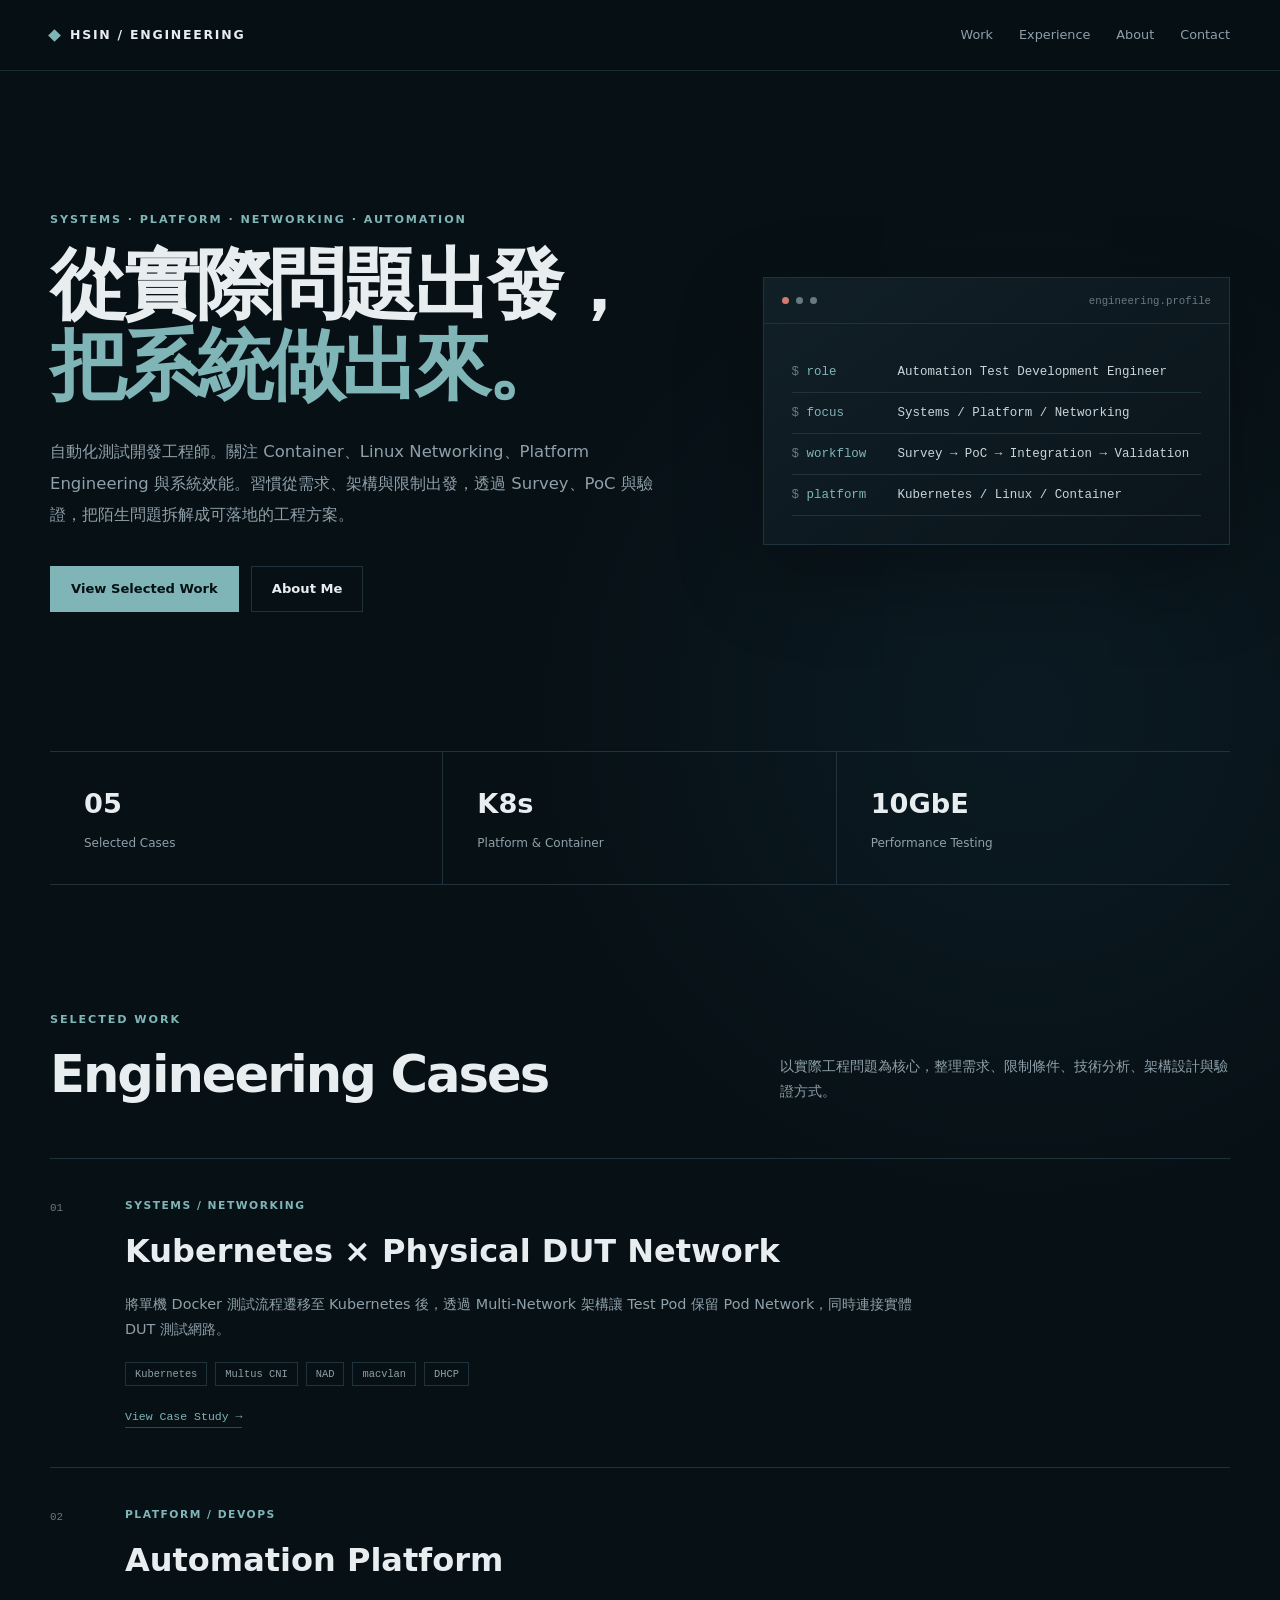
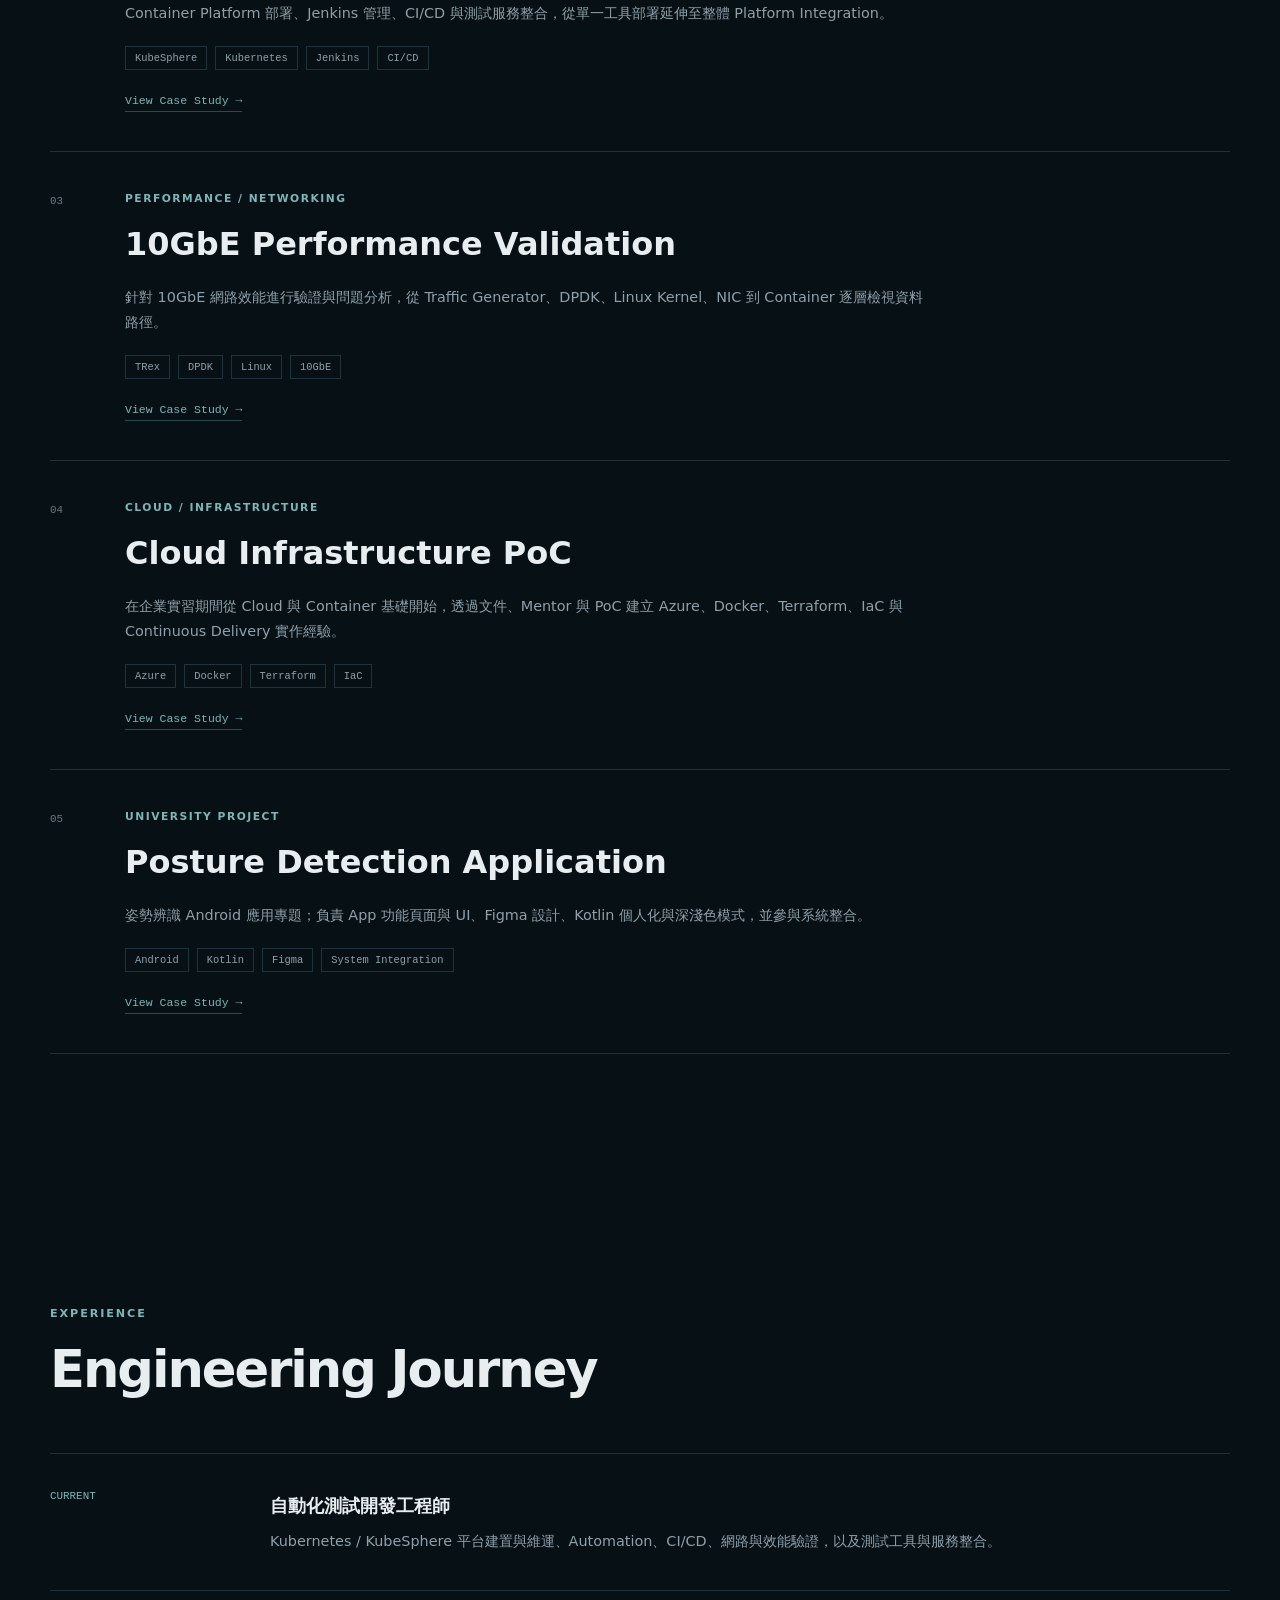
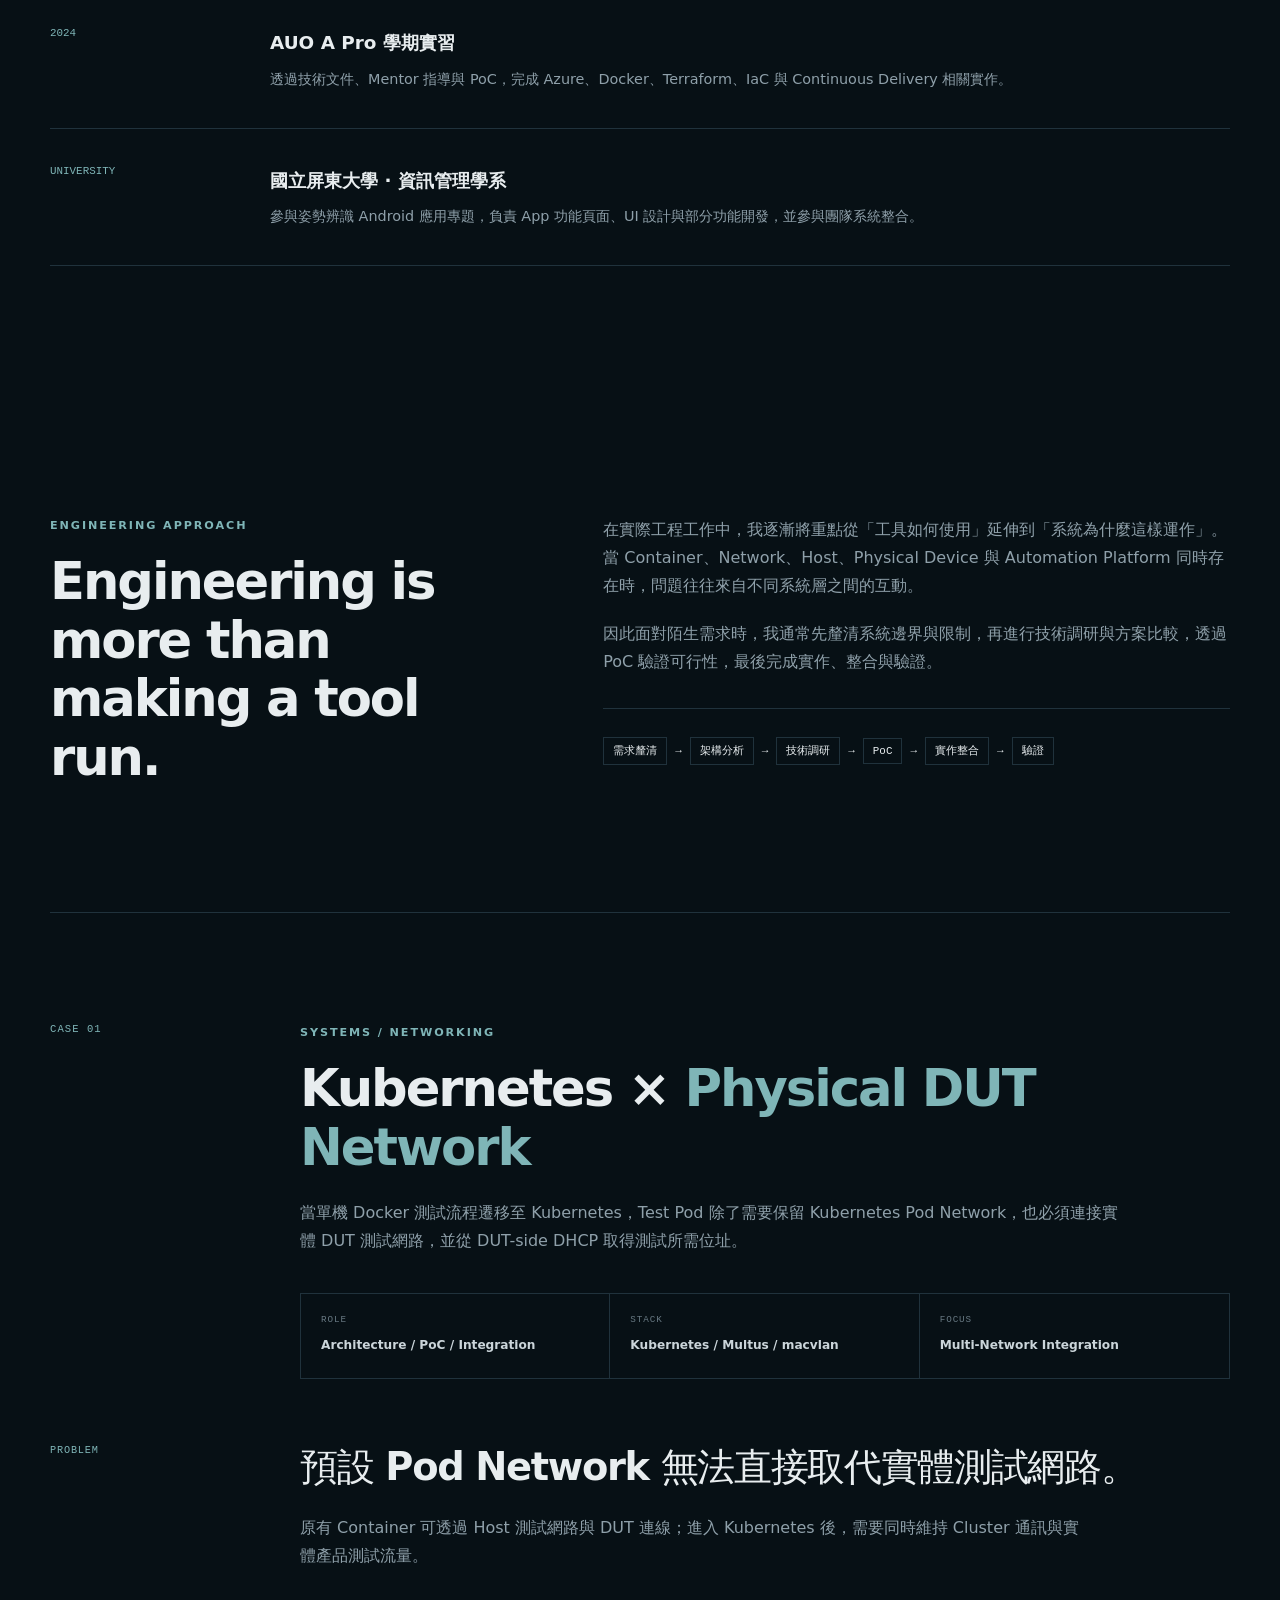
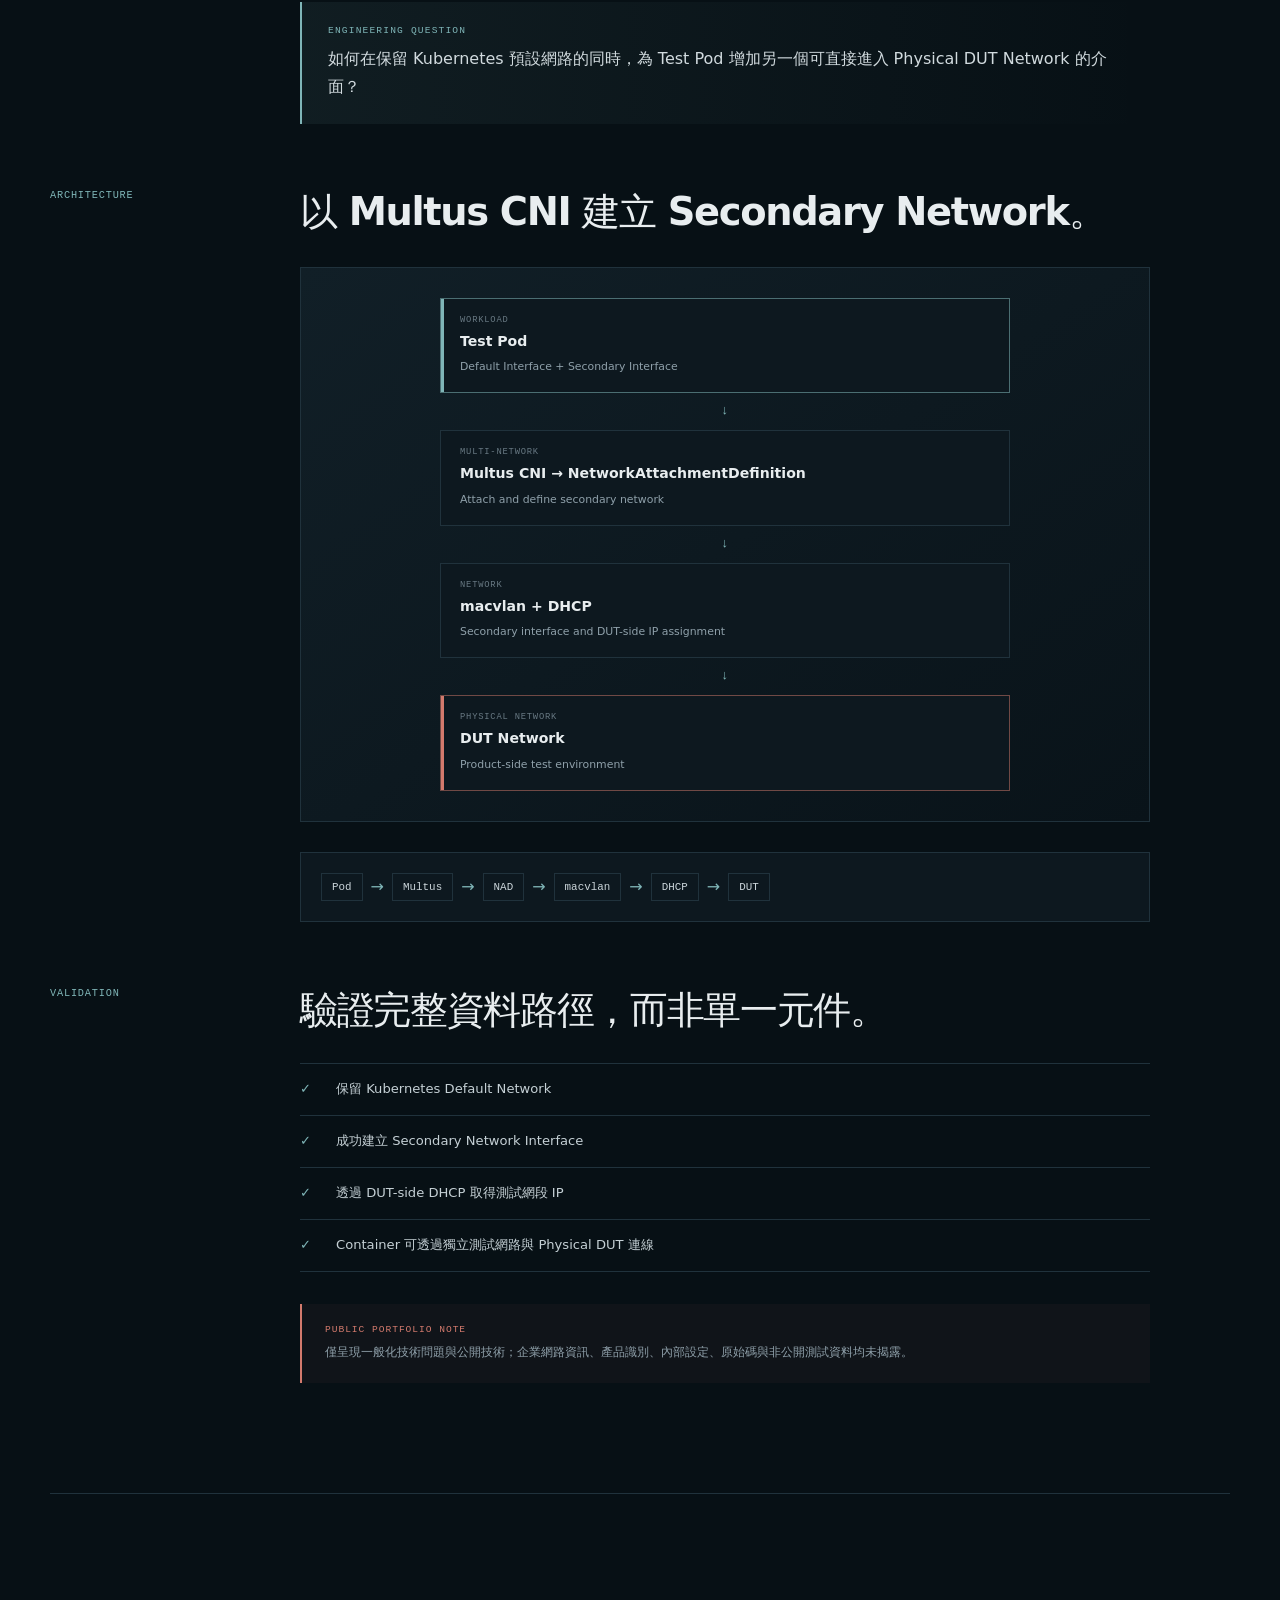
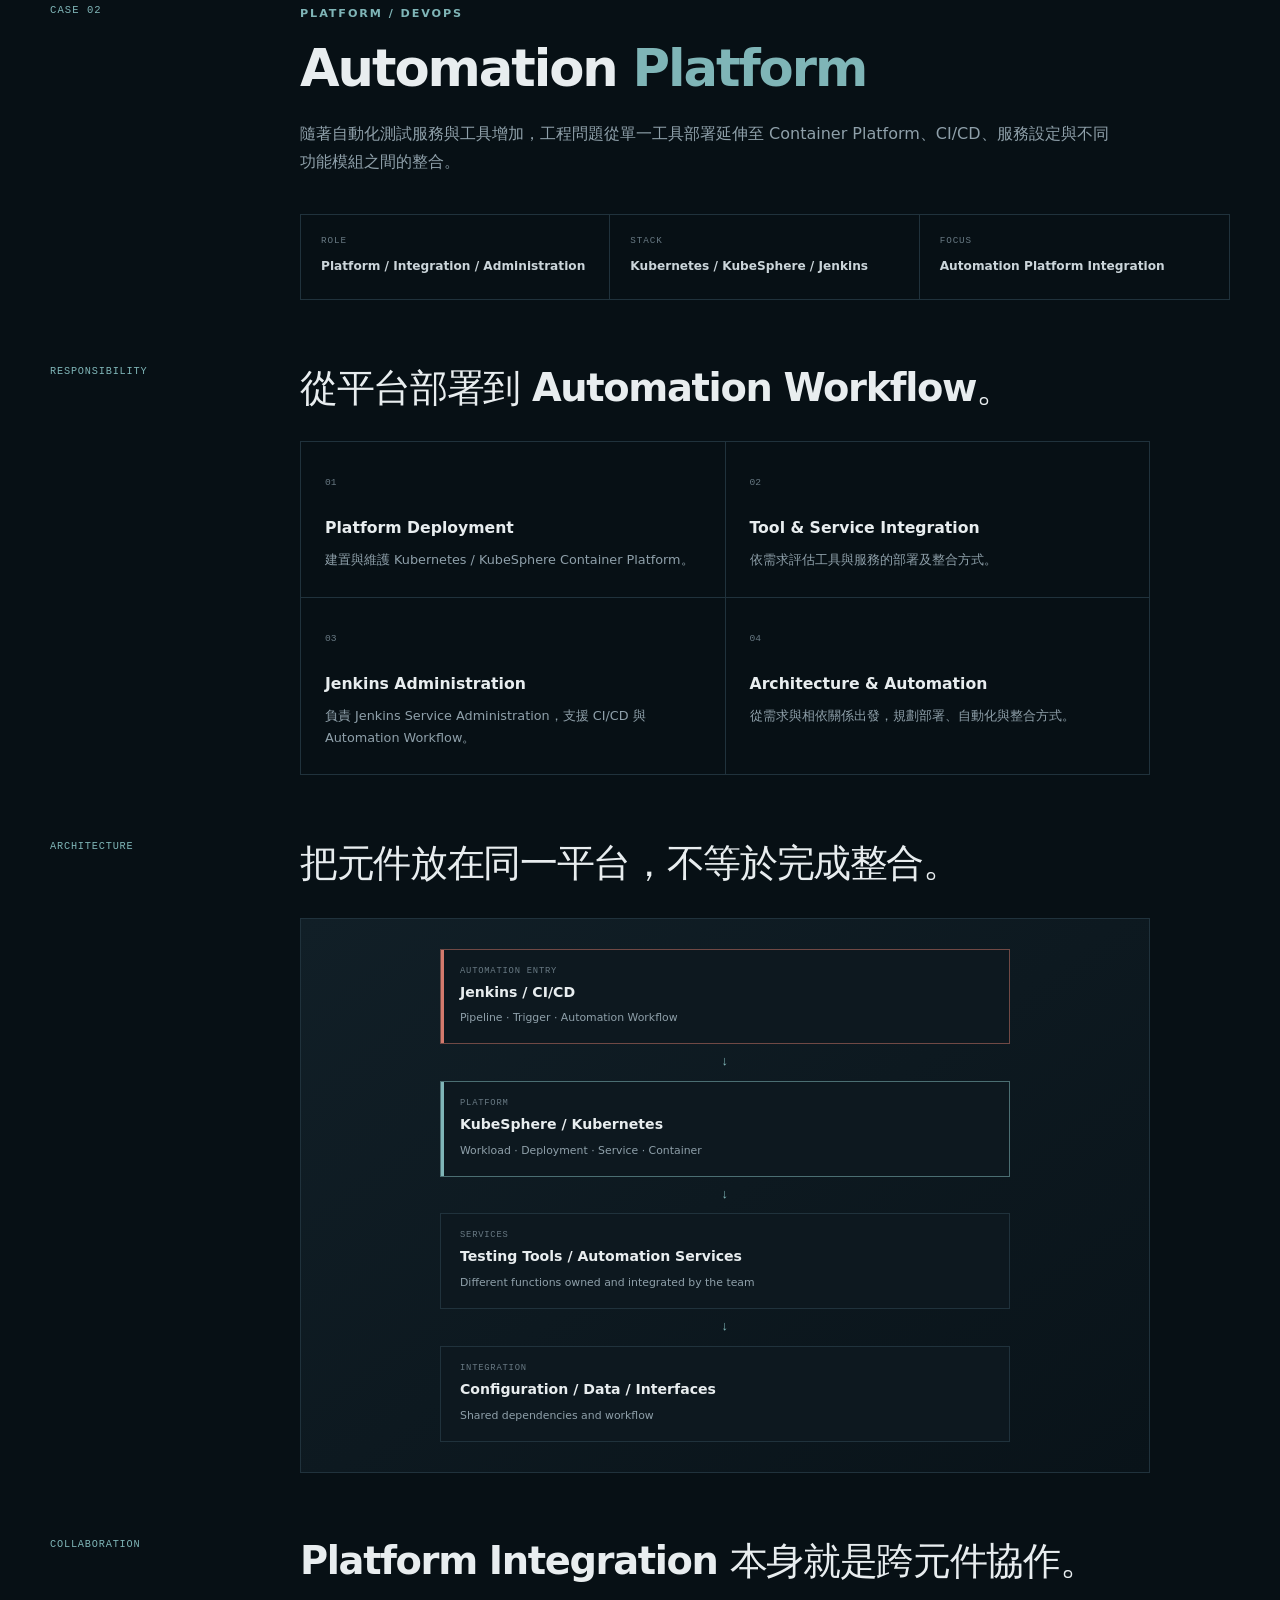
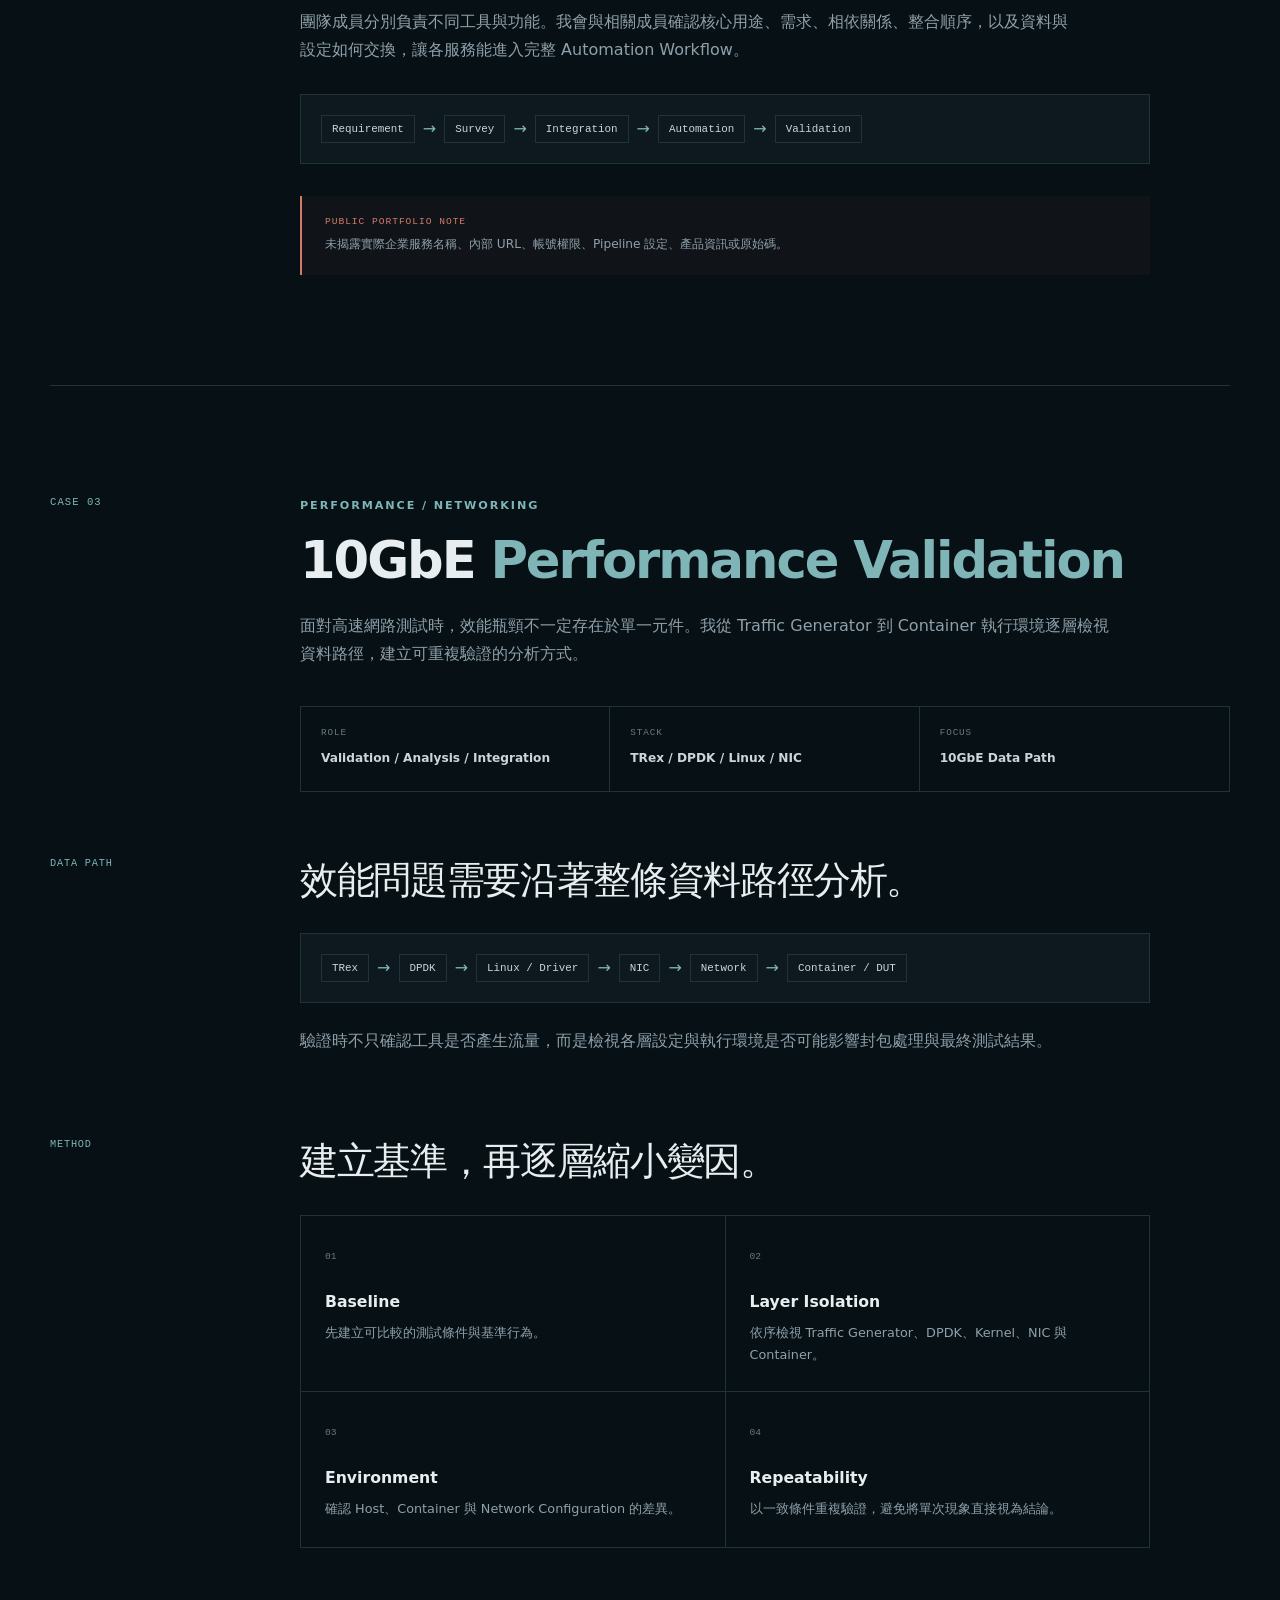
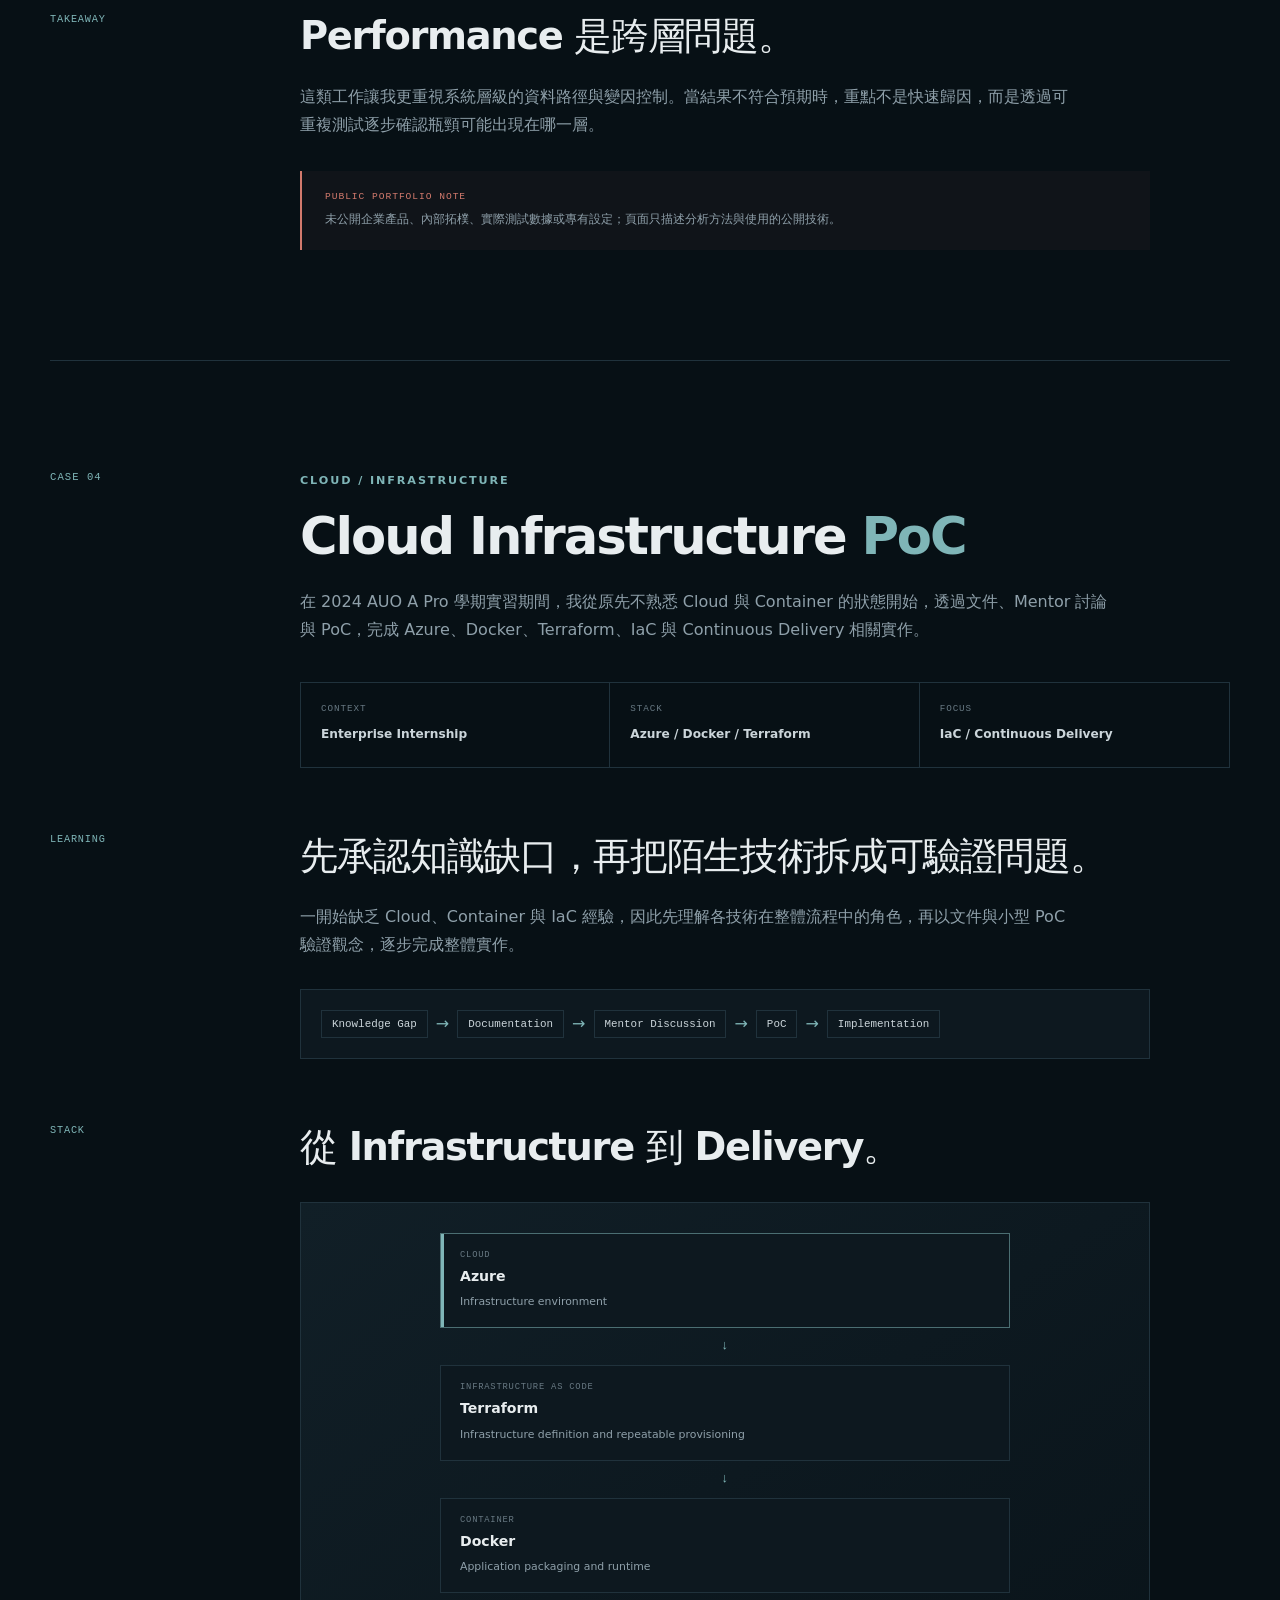
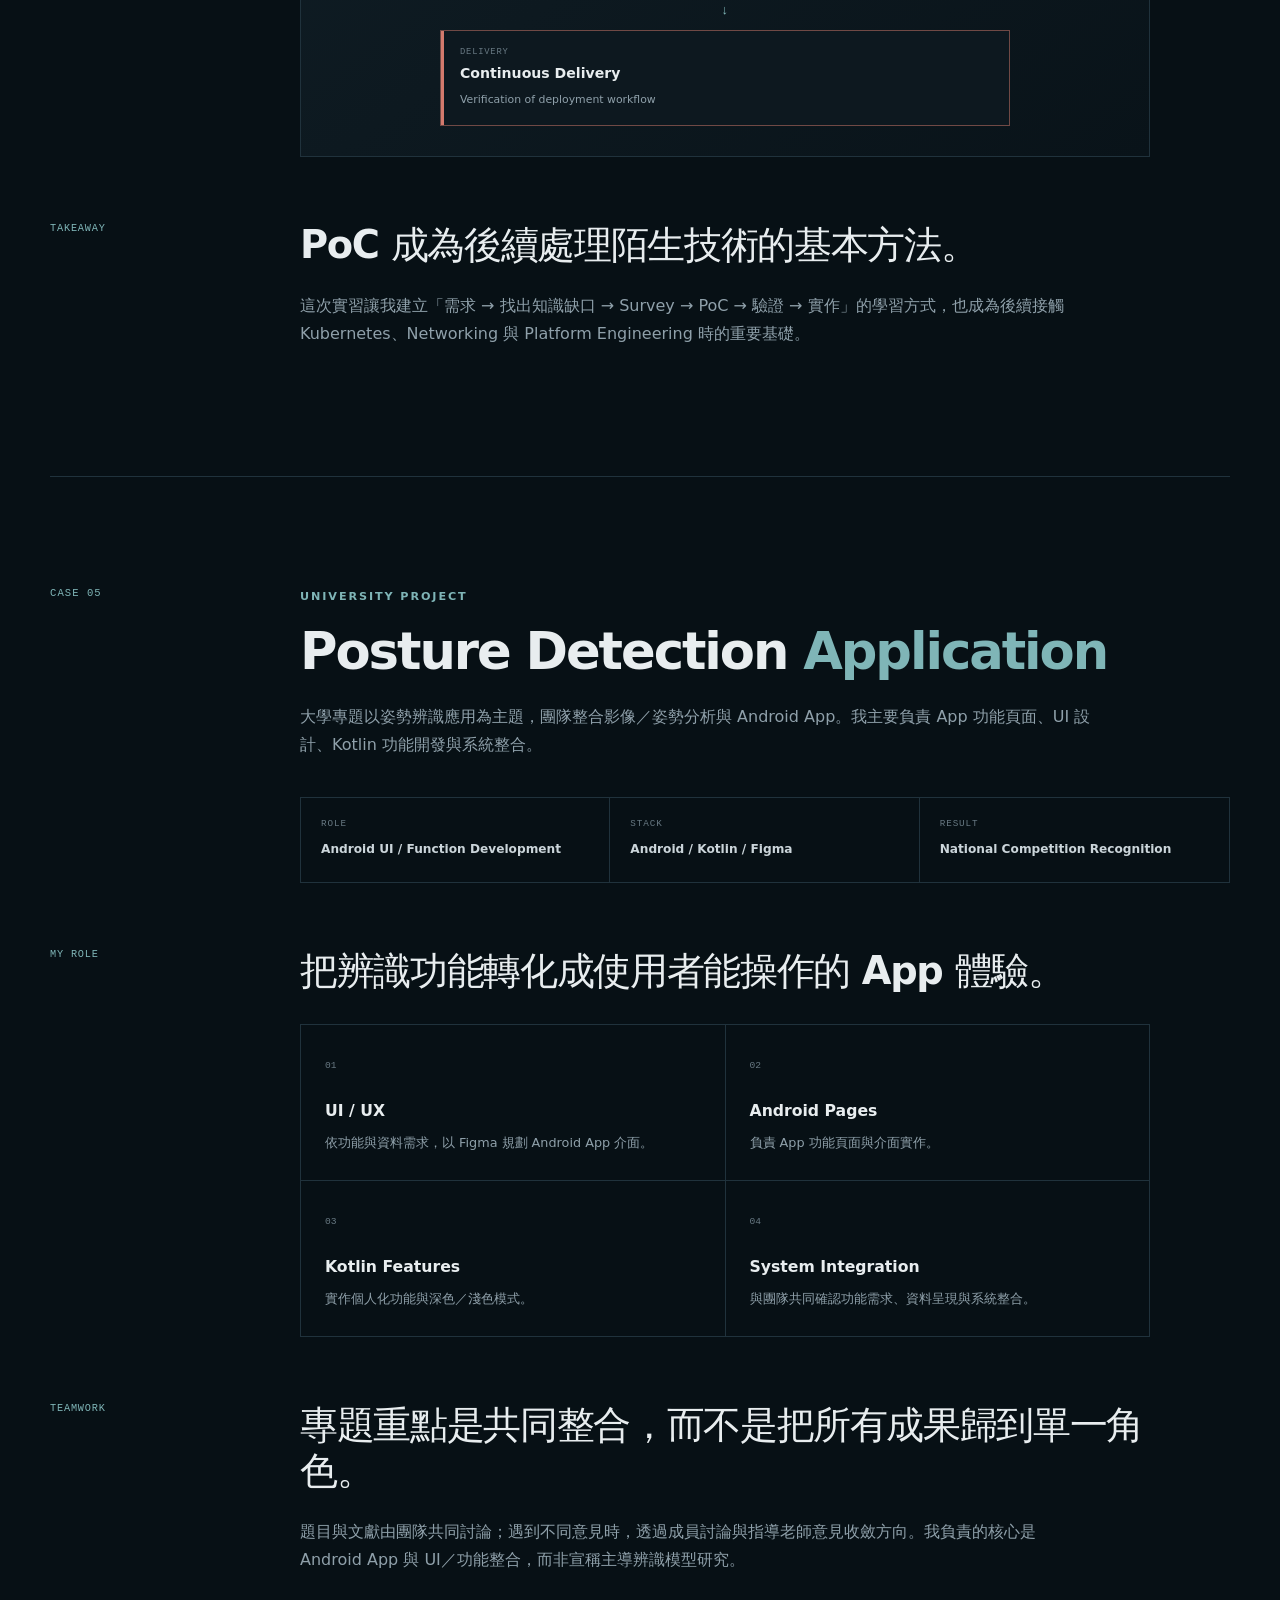
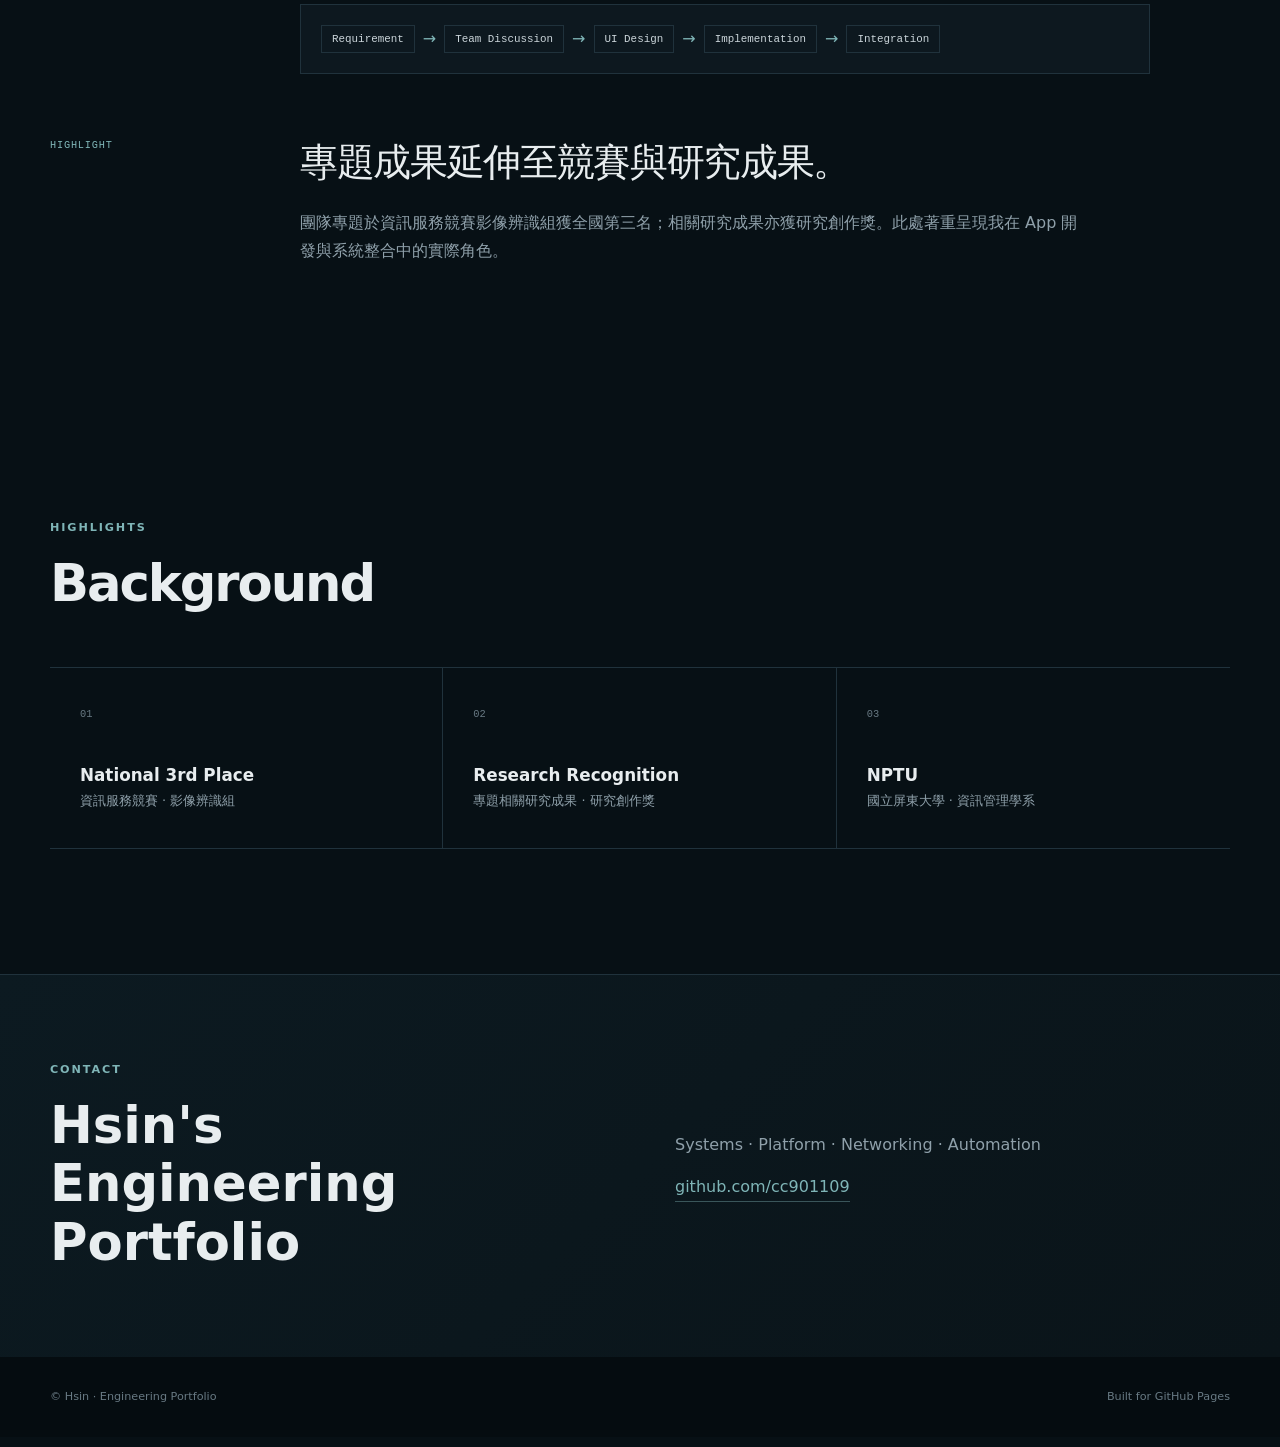
<file: index.html>
<!DOCTYPE html>
<html lang="zh-Hant">
<head>
<meta charset="UTF-8">
<meta name="viewport" content="width=device-width, initial-scale=1.0">
<title>Hsin | Engineering Portfolio</title>
<meta name="description" content="Engineering portfolio focused on systems, platform engineering, networking, automation, performance validation, cloud infrastructure, and application integration.">
<style>
:root{--bg:#071015;--panel:#0d181f;--panel2:#111f27;--text:#e8edef;--muted:#8fa0aa;--muted2:#687983;--line:#20323c;--primary:#7fb5b7;--accent:#d37a6d;--max:1180px}
*{box-sizing:border-box;margin:0;padding:0}html{scroll-behavior:smooth;scroll-padding-top:80px}body{background:radial-gradient(circle at 80% 5%,rgba(24,59,78,.24),transparent 32rem),var(--bg);color:var(--text);font-family:Inter,"Noto Sans TC","PingFang TC","Microsoft JhengHei",system-ui,sans-serif;line-height:1.75;-webkit-font-smoothing:antialiased}a{color:inherit;text-decoration:none}.container{width:min(calc(100% - 48px),var(--max));margin:auto}
.site-header{position:sticky;top:0;z-index:100;background:rgba(7,16,21,.88);backdrop-filter:blur(16px);border-bottom:1px solid rgba(32,50,60,.8)}.nav{min-height:70px;display:flex;align-items:center;justify-content:space-between}.brand{display:flex;align-items:center;gap:11px;font-size:.78rem;font-weight:700;letter-spacing:.14em}.brand-mark{width:9px;height:9px;background:var(--primary);transform:rotate(45deg)}.nav-links{display:flex;gap:26px;color:var(--muted);font-size:.8rem}.nav-links a:hover{color:var(--text)}
.eyebrow{color:var(--primary);font-size:.7rem;font-weight:700;letter-spacing:.17em;margin-bottom:16px}.hero{min-height:680px;display:grid;grid-template-columns:1.15fr .85fr;align-items:center;gap:80px;padding:90px 0}.hero h1{font-size:clamp(3rem,6vw,5.6rem);font-weight:650;letter-spacing:-.055em;line-height:1.05}.hero h1 span{color:var(--primary)}.hero-description{max-width:690px;margin-top:30px;color:var(--muted);font-size:1.03rem;line-height:1.9}.hero-actions{display:flex;gap:12px;margin-top:36px;flex-wrap:wrap}.button{display:inline-flex;align-items:center;justify-content:center;min-height:46px;padding:0 20px;border:1px solid var(--line);font-size:.82rem;font-weight:650;transition:.2s}.button:hover{transform:translateY(-2px);border-color:var(--primary)}.button.primary{background:var(--primary);color:var(--bg);border-color:var(--primary)}
.terminal{overflow:hidden;background:linear-gradient(145deg,var(--panel2),#0a141a);border:1px solid var(--line);box-shadow:0 30px 80px rgba(0,0,0,.28)}.terminal-top{height:46px;display:flex;align-items:center;padding:0 18px;border-bottom:1px solid var(--line)}.terminal-top i{width:7px;height:7px;border-radius:50%;background:var(--muted2);margin-right:7px}.terminal-top i:first-child{background:var(--accent)}.terminal-top span{margin-left:auto;color:var(--muted2);font: .67rem monospace}.terminal-body{padding:28px;font:.78rem monospace}.terminal-row{display:grid;grid-template-columns:90px 1fr;gap:16px;padding:13px 0;border-bottom:1px solid var(--line)}.terminal-key{color:var(--primary)}.terminal-key:before{content:"$ ";color:var(--muted2)}.terminal-value{color:#cad5da}
.metrics{display:grid;grid-template-columns:repeat(3,1fr);border-top:1px solid var(--line);border-bottom:1px solid var(--line)}.metric{padding:28px 34px;border-right:1px solid var(--line)}.metric:last-child{border:0}.metric strong{display:block;font-size:1.7rem}.metric span{color:var(--muted);font-size:.75rem}
.section{padding:125px 0}.section-heading{display:flex;justify-content:space-between;align-items:end;gap:60px;margin-bottom:54px}.section-heading h2,.case-title{font-size:clamp(2rem,4vw,3.35rem);font-weight:600;letter-spacing:-.04em;line-height:1.15}.section-heading>p{max-width:450px;color:var(--muted);font-size:.9rem}
.projects{border-top:1px solid var(--line)}.project{display:grid;grid-template-columns:75px 1fr;padding:38px 0;border-bottom:1px solid var(--line)}.project-num{color:var(--muted2);font:.68rem monospace;padding-top:5px}.project-type{color:var(--primary);font-size:.67rem;font-weight:700;letter-spacing:.14em;margin-bottom:7px}.project h3{font-size:clamp(1.35rem,2.5vw,2rem);font-weight:580;margin-bottom:13px}.project p:not(.project-type){max-width:800px;color:var(--muted);font-size:.9rem}.tags{display:flex;flex-wrap:wrap;gap:8px;margin-top:20px}.tags span{padding:5px 9px;border:1px solid var(--line);color:var(--muted);font:.65rem monospace}.project-link{display:inline-flex;gap:9px;margin-top:24px;padding-bottom:4px;color:var(--primary);border-bottom:1px solid rgba(127,181,183,.35);font:.72rem monospace}
.timeline{border-top:1px solid var(--line)}.timeline-item{display:grid;grid-template-columns:180px 1fr;gap:40px;padding:36px 0;border-bottom:1px solid var(--line)}.timeline-label{color:var(--primary);font:.68rem monospace}.timeline-item h3{font-size:1.15rem;margin-bottom:7px}.timeline-item p{max-width:760px;color:var(--muted);font-size:.9rem}.about{display:grid;grid-template-columns:.85fr 1.15fr;gap:90px}.about h2{font-size:clamp(2rem,4vw,3.3rem);letter-spacing:-.04em;line-height:1.15}.about-copy p{color:var(--muted);margin-bottom:20px}.process{display:flex;flex-wrap:wrap;gap:8px;align-items:center;margin-top:32px;padding-top:28px;border-top:1px solid var(--line);font:.68rem monospace}.process span{padding:6px 9px;border:1px solid var(--line)}
.case{padding:110px 0;border-top:1px solid var(--line)}.case-head{display:grid;grid-template-columns:180px 1fr;gap:70px;margin-bottom:55px}.case-index{color:var(--primary);font:.66rem monospace;letter-spacing:.1em}.case-title span{color:var(--primary)}.case-lead{max-width:820px;margin-top:22px;color:var(--muted)}.case-meta{display:grid;grid-template-columns:repeat(3,1fr);margin-top:38px;border:1px solid var(--line)}.case-meta div{padding:20px;border-right:1px solid var(--line)}.case-meta div:last-child{border:0}.case-meta small{display:block;color:var(--muted2);font:.58rem monospace;letter-spacing:.1em;margin-bottom:5px}.case-meta strong{font-size:.76rem;font-weight:550;color:#cbd5da}
.case-grid{display:grid;grid-template-columns:180px 1fr;gap:70px;margin-top:65px}.case-label{color:var(--primary);font:.64rem monospace;letter-spacing:.08em}.case-content{max-width:850px}.case-content h3{font-size:clamp(1.6rem,3vw,2.5rem);font-weight:590;letter-spacing:-.035em;line-height:1.2;margin-bottom:24px}.case-content>p{max-width:780px;color:var(--muted);margin-bottom:18px}.callout{margin-top:32px;padding:23px 26px;border-left:2px solid var(--primary);background:linear-gradient(90deg,rgba(127,181,183,.08),transparent)}.callout small{display:block;color:var(--primary);font:.6rem monospace;letter-spacing:.12em;margin-bottom:9px}.callout p{color:#d1dade}
.flow{display:flex;flex-wrap:wrap;gap:8px;align-items:center;margin-top:30px;padding:20px;border:1px solid var(--line);background:var(--panel)}.flow span{padding:7px 10px;border:1px solid var(--line);font:.68rem monospace;color:#cbd5da}.flow b{color:var(--primary);font-weight:400}.cards{display:grid;grid-template-columns:repeat(2,1fr);gap:1px;margin-top:30px;background:var(--line);border:1px solid var(--line)}.card{background:var(--bg);padding:24px;min-height:155px}.card small{color:var(--muted2);font:.6rem monospace}.card h4{margin:20px 0 7px;font-size:.98rem}.card p{color:var(--muted);font-size:.8rem}
.diagram{margin-top:32px;padding:30px;border:1px solid var(--line);background:linear-gradient(145deg,var(--panel2),#091319)}.node{max-width:570px;margin:auto;padding:16px 19px;border:1px solid var(--line);background:var(--panel)}.node.primary{border-color:rgba(127,181,183,.55);box-shadow:inset 3px 0 var(--primary)}.node.accent{border-color:rgba(211,122,109,.5);box-shadow:inset 3px 0 var(--accent)}.node small{display:block;color:var(--muted2);font:.55rem monospace;letter-spacing:.09em}.node strong{display:block;margin:4px 0;font-size:.88rem}.node p{color:var(--muted);font-size:.68rem}.arrow{text-align:center;color:var(--primary);padding:7px;font-family:monospace}.validation{margin-top:30px;border-top:1px solid var(--line)}.validation div{display:grid;grid-template-columns:36px 1fr;padding:14px 0;border-bottom:1px solid var(--line);font-size:.82rem;color:#c5d0d5}.validation span{color:var(--primary)}
.note{margin-top:32px;padding:20px 23px;border-left:2px solid var(--accent);background:rgba(211,122,109,.045)}.note strong{display:block;color:var(--accent);font:.6rem monospace;letter-spacing:.1em;margin-bottom:7px}.note p{color:var(--muted);font-size:.76rem}
.highlights{display:grid;grid-template-columns:repeat(3,1fr);border-top:1px solid var(--line);border-bottom:1px solid var(--line)}.highlight{padding:30px;border-right:1px solid var(--line);min-height:180px}.highlight:last-child{border:0}.highlight span{color:var(--muted2);font:.65rem monospace}.highlight h3{margin-top:35px;font-size:1.05rem}.highlight p{color:var(--muted);font-size:.8rem}
.contact{padding:85px 0;background:linear-gradient(135deg,#0c1a21,#0a1419);border-top:1px solid var(--line)}.contact-inner{display:grid;grid-template-columns:1fr 1fr;gap:70px;align-items:center}.contact h2{font-size:clamp(2rem,4vw,3.3rem);line-height:1.15}.contact-info{color:var(--muted)}.contact-info a{display:inline-block;margin-top:14px;color:var(--primary);border-bottom:1px solid rgba(127,181,183,.4)}footer{background:#050c10}.footer{min-height:80px;display:flex;align-items:center;justify-content:space-between;color:var(--muted2);font-size:.7rem}
@media(max-width:900px){.hero{grid-template-columns:1fr;gap:50px}.about,.contact-inner{grid-template-columns:1fr}.case-head,.case-grid{grid-template-columns:120px 1fr;gap:35px}}
@media(max-width:680px){.container{width:min(calc(100% - 32px),var(--max))}.nav-links{gap:12px;font-size:.7rem}.nav-links a:nth-child(2){display:none}.hero{min-height:auto;padding:65px 0}.hero h1{font-size:2.75rem}.terminal-row{grid-template-columns:1fr;gap:3px}.metrics,.case-meta,.highlights{grid-template-columns:1fr}.metric,.case-meta div,.highlight{border-right:0;border-bottom:1px solid var(--line)}.section{padding:85px 0}.section-heading{display:block}.section-heading>p{margin-top:18px}.project{grid-template-columns:42px 1fr}.timeline-item{grid-template-columns:1fr;gap:10px}.case{padding:80px 0}.case-head,.case-grid{grid-template-columns:1fr;gap:22px}.cards{grid-template-columns:1fr}.diagram{padding:20px 14px}.footer{align-items:flex-start;justify-content:center;flex-direction:column}.contact{padding:70px 0}}
</style>
</head>
<body>
<header class="site-header">
<nav class="nav container">
<a class="brand" href="#top"><span class="brand-mark"></span><span>HSIN / ENGINEERING</span></a>
<div class="nav-links"><a href="#work">Work</a><a href="#experience">Experience</a><a href="#about">About</a><a href="#contact">Contact</a></div>
</nav>
</header>

<main id="top">
<section class="hero container">
<div>
<p class="eyebrow">SYSTEMS · PLATFORM · NETWORKING · AUTOMATION</p>
<h1>從實際問題出發，<br><span>把系統做出來。</span></h1>
<p class="hero-description">自動化測試開發工程師。關注 Container、Linux Networking、Platform Engineering 與系統效能。習慣從需求、架構與限制出發，透過 Survey、PoC 與驗證，把陌生問題拆解成可落地的工程方案。</p>
<div class="hero-actions"><a class="button primary" href="#work">View Selected Work</a><a class="button" href="#about">About Me</a></div>
</div>
<div class="terminal">
<div class="terminal-top"><i></i><i></i><i></i><span>engineering.profile</span></div>
<div class="terminal-body">
<div class="terminal-row"><span class="terminal-key">role</span><span class="terminal-value">Automation Test Development Engineer</span></div>
<div class="terminal-row"><span class="terminal-key">focus</span><span class="terminal-value">Systems / Platform / Networking</span></div>
<div class="terminal-row"><span class="terminal-key">workflow</span><span class="terminal-value">Survey → PoC → Integration → Validation</span></div>
<div class="terminal-row"><span class="terminal-key">platform</span><span class="terminal-value">Kubernetes / Linux / Container</span></div>
</div>
</div>
</section>

<section class="metrics container">
<div class="metric"><strong>05</strong><span>Selected Cases</span></div>
<div class="metric"><strong>K8s</strong><span>Platform & Container</span></div>
<div class="metric"><strong>10GbE</strong><span>Performance Testing</span></div>
</section>

<section class="section container" id="work">
<div class="section-heading"><div><p class="eyebrow">SELECTED WORK</p><h2>Engineering Cases</h2></div><p>以實際工程問題為核心，整理需求、限制條件、技術分析、架構設計與驗證方式。</p></div>
<div class="projects">
<article class="project"><div class="project-num">01</div><div><p class="project-type">SYSTEMS / NETWORKING</p><h3>Kubernetes × Physical DUT Network</h3><p>將單機 Docker 測試流程遷移至 Kubernetes 後，透過 Multi-Network 架構讓 Test Pod 保留 Pod Network，同時連接實體 DUT 測試網路。</p><div class="tags"><span>Kubernetes</span><span>Multus CNI</span><span>NAD</span><span>macvlan</span><span>DHCP</span></div><a class="project-link" href="#case01">View Case Study →</a></div></article>
<article class="project"><div class="project-num">02</div><div><p class="project-type">PLATFORM / DEVOPS</p><h3>Automation Platform</h3><p>Container Platform 部署、Jenkins 管理、CI/CD 與測試服務整合，從單一工具部署延伸至整體 Platform Integration。</p><div class="tags"><span>KubeSphere</span><span>Kubernetes</span><span>Jenkins</span><span>CI/CD</span></div><a class="project-link" href="#case02">View Case Study →</a></div></article>
<article class="project"><div class="project-num">03</div><div><p class="project-type">PERFORMANCE / NETWORKING</p><h3>10GbE Performance Validation</h3><p>針對 10GbE 網路效能進行驗證與問題分析，從 Traffic Generator、DPDK、Linux Kernel、NIC 到 Container 逐層檢視資料路徑。</p><div class="tags"><span>TRex</span><span>DPDK</span><span>Linux</span><span>10GbE</span></div><a class="project-link" href="#case03">View Case Study →</a></div></article>
<article class="project"><div class="project-num">04</div><div><p class="project-type">CLOUD / INFRASTRUCTURE</p><h3>Cloud Infrastructure PoC</h3><p>在企業實習期間從 Cloud 與 Container 基礎開始，透過文件、Mentor 與 PoC 建立 Azure、Docker、Terraform、IaC 與 Continuous Delivery 實作經驗。</p><div class="tags"><span>Azure</span><span>Docker</span><span>Terraform</span><span>IaC</span></div><a class="project-link" href="#case04">View Case Study →</a></div></article>
<article class="project"><div class="project-num">05</div><div><p class="project-type">UNIVERSITY PROJECT</p><h3>Posture Detection Application</h3><p>姿勢辨識 Android 應用專題；負責 App 功能頁面與 UI、Figma 設計、Kotlin 個人化與深淺色模式，並參與系統整合。</p><div class="tags"><span>Android</span><span>Kotlin</span><span>Figma</span><span>System Integration</span></div><a class="project-link" href="#case05">View Case Study →</a></div></article>
</div>
</section>

<section class="section container" id="experience">
<div class="section-heading"><div><p class="eyebrow">EXPERIENCE</p><h2>Engineering Journey</h2></div></div>
<div class="timeline">
<article class="timeline-item"><div class="timeline-label">CURRENT</div><div><h3>自動化測試開發工程師</h3><p>Kubernetes / KubeSphere 平台建置與維運、Automation、CI/CD、網路與效能驗證，以及測試工具與服務整合。</p></div></article>
<article class="timeline-item"><div class="timeline-label">2024</div><div><h3>AUO A Pro 學期實習</h3><p>透過技術文件、Mentor 指導與 PoC，完成 Azure、Docker、Terraform、IaC 與 Continuous Delivery 相關實作。</p></div></article>
<article class="timeline-item"><div class="timeline-label">UNIVERSITY</div><div><h3>國立屏東大學 · 資訊管理學系</h3><p>參與姿勢辨識 Android 應用專題，負責 App 功能頁面、UI 設計與部分功能開發，並參與團隊系統整合。</p></div></article>
</div>
</section>

<section class="section container" id="about">
<div class="about"><div><p class="eyebrow">ENGINEERING APPROACH</p><h2>Engineering is more than making a tool run.</h2></div><div class="about-copy"><p>在實際工程工作中，我逐漸將重點從「工具如何使用」延伸到「系統為什麼這樣運作」。當 Container、Network、Host、Physical Device 與 Automation Platform 同時存在時，問題往往來自不同系統層之間的互動。</p><p>因此面對陌生需求時，我通常先釐清系統邊界與限制，再進行技術調研與方案比較，透過 PoC 驗證可行性，最後完成實作、整合與驗證。</p><div class="process"><span>需求釐清</span><b>→</b><span>架構分析</span><b>→</b><span>技術調研</span><b>→</b><span>PoC</span><b>→</b><span>實作整合</span><b>→</b><span>驗證</span></div></div></div>
</section>

<!-- CASE 01 -->
<section class="case container" id="case01">
<div class="case-head"><div class="case-index">CASE 01</div><div><p class="eyebrow">SYSTEMS / NETWORKING</p><h2 class="case-title">Kubernetes × <span>Physical DUT Network</span></h2><p class="case-lead">當單機 Docker 測試流程遷移至 Kubernetes，Test Pod 除了需要保留 Kubernetes Pod Network，也必須連接實體 DUT 測試網路，並從 DUT-side DHCP 取得測試所需位址。</p><div class="case-meta"><div><small>ROLE</small><strong>Architecture / PoC / Integration</strong></div><div><small>STACK</small><strong>Kubernetes / Multus / macvlan</strong></div><div><small>FOCUS</small><strong>Multi-Network Integration</strong></div></div></div></div>
<div class="case-grid"><div class="case-label">PROBLEM</div><div class="case-content"><h3>預設 Pod Network 無法直接取代實體測試網路。</h3><p>原有 Container 可透過 Host 測試網路與 DUT 連線；進入 Kubernetes 後，需要同時維持 Cluster 通訊與實體產品測試流量。</p><div class="callout"><small>ENGINEERING QUESTION</small><p>如何在保留 Kubernetes 預設網路的同時，為 Test Pod 增加另一個可直接進入 Physical DUT Network 的介面？</p></div></div></div>
<div class="case-grid"><div class="case-label">ARCHITECTURE</div><div class="case-content"><h3>以 Multus CNI 建立 Secondary Network。</h3><div class="diagram"><div class="node primary"><small>WORKLOAD</small><strong>Test Pod</strong><p>Default Interface + Secondary Interface</p></div><div class="arrow">↓</div><div class="node"><small>MULTI-NETWORK</small><strong>Multus CNI → NetworkAttachmentDefinition</strong><p>Attach and define secondary network</p></div><div class="arrow">↓</div><div class="node"><small>NETWORK</small><strong>macvlan + DHCP</strong><p>Secondary interface and DUT-side IP assignment</p></div><div class="arrow">↓</div><div class="node accent"><small>PHYSICAL NETWORK</small><strong>DUT Network</strong><p>Product-side test environment</p></div></div><div class="flow"><span>Pod</span><b>→</b><span>Multus</span><b>→</b><span>NAD</span><b>→</b><span>macvlan</span><b>→</b><span>DHCP</span><b>→</b><span>DUT</span></div></div></div>
<div class="case-grid"><div class="case-label">VALIDATION</div><div class="case-content"><h3>驗證完整資料路徑，而非單一元件。</h3><div class="validation"><div><span>✓</span><p>保留 Kubernetes Default Network</p></div><div><span>✓</span><p>成功建立 Secondary Network Interface</p></div><div><span>✓</span><p>透過 DUT-side DHCP 取得測試網段 IP</p></div><div><span>✓</span><p>Container 可透過獨立測試網路與 Physical DUT 連線</p></div></div><div class="note"><strong>PUBLIC PORTFOLIO NOTE</strong><p>僅呈現一般化技術問題與公開技術；企業網路資訊、產品識別、內部設定、原始碼與非公開測試資料均未揭露。</p></div></div></div>
</section>

<!-- CASE 02 -->
<section class="case container" id="case02">
<div class="case-head"><div class="case-index">CASE 02</div><div><p class="eyebrow">PLATFORM / DEVOPS</p><h2 class="case-title">Automation <span>Platform</span></h2><p class="case-lead">隨著自動化測試服務與工具增加，工程問題從單一工具部署延伸至 Container Platform、CI/CD、服務設定與不同功能模組之間的整合。</p><div class="case-meta"><div><small>ROLE</small><strong>Platform / Integration / Administration</strong></div><div><small>STACK</small><strong>Kubernetes / KubeSphere / Jenkins</strong></div><div><small>FOCUS</small><strong>Automation Platform Integration</strong></div></div></div></div>
<div class="case-grid"><div class="case-label">RESPONSIBILITY</div><div class="case-content"><h3>從平台部署到 Automation Workflow。</h3><div class="cards"><div class="card"><small>01</small><h4>Platform Deployment</h4><p>建置與維護 Kubernetes / KubeSphere Container Platform。</p></div><div class="card"><small>02</small><h4>Tool & Service Integration</h4><p>依需求評估工具與服務的部署及整合方式。</p></div><div class="card"><small>03</small><h4>Jenkins Administration</h4><p>負責 Jenkins Service Administration，支援 CI/CD 與 Automation Workflow。</p></div><div class="card"><small>04</small><h4>Architecture & Automation</h4><p>從需求與相依關係出發，規劃部署、自動化與整合方式。</p></div></div></div></div>
<div class="case-grid"><div class="case-label">ARCHITECTURE</div><div class="case-content"><h3>把元件放在同一平台，不等於完成整合。</h3><div class="diagram"><div class="node accent"><small>AUTOMATION ENTRY</small><strong>Jenkins / CI/CD</strong><p>Pipeline · Trigger · Automation Workflow</p></div><div class="arrow">↓</div><div class="node primary"><small>PLATFORM</small><strong>KubeSphere / Kubernetes</strong><p>Workload · Deployment · Service · Container</p></div><div class="arrow">↓</div><div class="node"><small>SERVICES</small><strong>Testing Tools / Automation Services</strong><p>Different functions owned and integrated by the team</p></div><div class="arrow">↓</div><div class="node"><small>INTEGRATION</small><strong>Configuration / Data / Interfaces</strong><p>Shared dependencies and workflow</p></div></div></div></div>
<div class="case-grid"><div class="case-label">COLLABORATION</div><div class="case-content"><h3>Platform Integration 本身就是跨元件協作。</h3><p>團隊成員分別負責不同工具與功能。我會與相關成員確認核心用途、需求、相依關係、整合順序，以及資料與設定如何交換，讓各服務能進入完整 Automation Workflow。</p><div class="flow"><span>Requirement</span><b>→</b><span>Survey</span><b>→</b><span>Integration</span><b>→</b><span>Automation</span><b>→</b><span>Validation</span></div><div class="note"><strong>PUBLIC PORTFOLIO NOTE</strong><p>未揭露實際企業服務名稱、內部 URL、帳號權限、Pipeline 設定、產品資訊或原始碼。</p></div></div></div>
</section>

<!-- CASE 03 -->
<section class="case container" id="case03">
<div class="case-head"><div class="case-index">CASE 03</div><div><p class="eyebrow">PERFORMANCE / NETWORKING</p><h2 class="case-title">10GbE <span>Performance Validation</span></h2><p class="case-lead">面對高速網路測試時，效能瓶頸不一定存在於單一元件。我從 Traffic Generator 到 Container 執行環境逐層檢視資料路徑，建立可重複驗證的分析方式。</p><div class="case-meta"><div><small>ROLE</small><strong>Validation / Analysis / Integration</strong></div><div><small>STACK</small><strong>TRex / DPDK / Linux / NIC</strong></div><div><small>FOCUS</small><strong>10GbE Data Path</strong></div></div></div></div>
<div class="case-grid"><div class="case-label">DATA PATH</div><div class="case-content"><h3>效能問題需要沿著整條資料路徑分析。</h3><div class="flow"><span>TRex</span><b>→</b><span>DPDK</span><b>→</b><span>Linux / Driver</span><b>→</b><span>NIC</span><b>→</b><span>Network</span><b>→</b><span>Container / DUT</span></div><p style="margin-top:24px">驗證時不只確認工具是否產生流量，而是檢視各層設定與執行環境是否可能影響封包處理與最終測試結果。</p></div></div>
<div class="case-grid"><div class="case-label">METHOD</div><div class="case-content"><h3>建立基準，再逐層縮小變因。</h3><div class="cards"><div class="card"><small>01</small><h4>Baseline</h4><p>先建立可比較的測試條件與基準行為。</p></div><div class="card"><small>02</small><h4>Layer Isolation</h4><p>依序檢視 Traffic Generator、DPDK、Kernel、NIC 與 Container。</p></div><div class="card"><small>03</small><h4>Environment</h4><p>確認 Host、Container 與 Network Configuration 的差異。</p></div><div class="card"><small>04</small><h4>Repeatability</h4><p>以一致條件重複驗證，避免將單次現象直接視為結論。</p></div></div></div></div>
<div class="case-grid"><div class="case-label">TAKEAWAY</div><div class="case-content"><h3>Performance 是跨層問題。</h3><p>這類工作讓我更重視系統層級的資料路徑與變因控制。當結果不符合預期時，重點不是快速歸因，而是透過可重複測試逐步確認瓶頸可能出現在哪一層。</p><div class="note"><strong>PUBLIC PORTFOLIO NOTE</strong><p>未公開企業產品、內部拓樸、實際測試數據或專有設定；頁面只描述分析方法與使用的公開技術。</p></div></div></div>
</section>

<!-- CASE 04 -->
<section class="case container" id="case04">
<div class="case-head"><div class="case-index">CASE 04</div><div><p class="eyebrow">CLOUD / INFRASTRUCTURE</p><h2 class="case-title">Cloud Infrastructure <span>PoC</span></h2><p class="case-lead">在 2024 AUO A Pro 學期實習期間，我從原先不熟悉 Cloud 與 Container 的狀態開始，透過文件、Mentor 討論與 PoC，完成 Azure、Docker、Terraform、IaC 與 Continuous Delivery 相關實作。</p><div class="case-meta"><div><small>CONTEXT</small><strong>Enterprise Internship</strong></div><div><small>STACK</small><strong>Azure / Docker / Terraform</strong></div><div><small>FOCUS</small><strong>IaC / Continuous Delivery</strong></div></div></div></div>
<div class="case-grid"><div class="case-label">LEARNING</div><div class="case-content"><h3>先承認知識缺口，再把陌生技術拆成可驗證問題。</h3><p>一開始缺乏 Cloud、Container 與 IaC 經驗，因此先理解各技術在整體流程中的角色，再以文件與小型 PoC 驗證觀念，逐步完成整體實作。</p><div class="flow"><span>Knowledge Gap</span><b>→</b><span>Documentation</span><b>→</b><span>Mentor Discussion</span><b>→</b><span>PoC</span><b>→</b><span>Implementation</span></div></div></div>
<div class="case-grid"><div class="case-label">STACK</div><div class="case-content"><h3>從 Infrastructure 到 Delivery。</h3><div class="diagram"><div class="node primary"><small>CLOUD</small><strong>Azure</strong><p>Infrastructure environment</p></div><div class="arrow">↓</div><div class="node"><small>INFRASTRUCTURE AS CODE</small><strong>Terraform</strong><p>Infrastructure definition and repeatable provisioning</p></div><div class="arrow">↓</div><div class="node"><small>CONTAINER</small><strong>Docker</strong><p>Application packaging and runtime</p></div><div class="arrow">↓</div><div class="node accent"><small>DELIVERY</small><strong>Continuous Delivery</strong><p>Verification of deployment workflow</p></div></div></div></div>
<div class="case-grid"><div class="case-label">TAKEAWAY</div><div class="case-content"><h3>PoC 成為後續處理陌生技術的基本方法。</h3><p>這次實習讓我建立「需求 → 找出知識缺口 → Survey → PoC → 驗證 → 實作」的學習方式，也成為後續接觸 Kubernetes、Networking 與 Platform Engineering 時的重要基礎。</p></div></div>
</section>

<!-- CASE 05 -->
<section class="case container" id="case05">
<div class="case-head"><div class="case-index">CASE 05</div><div><p class="eyebrow">UNIVERSITY PROJECT</p><h2 class="case-title">Posture Detection <span>Application</span></h2><p class="case-lead">大學專題以姿勢辨識應用為主題，團隊整合影像／姿勢分析與 Android App。我主要負責 App 功能頁面、UI 設計、Kotlin 功能開發與系統整合。</p><div class="case-meta"><div><small>ROLE</small><strong>Android UI / Function Development</strong></div><div><small>STACK</small><strong>Android / Kotlin / Figma</strong></div><div><small>RESULT</small><strong>National Competition Recognition</strong></div></div></div></div>
<div class="case-grid"><div class="case-label">MY ROLE</div><div class="case-content"><h3>把辨識功能轉化成使用者能操作的 App 體驗。</h3><div class="cards"><div class="card"><small>01</small><h4>UI / UX</h4><p>依功能與資料需求，以 Figma 規劃 Android App 介面。</p></div><div class="card"><small>02</small><h4>Android Pages</h4><p>負責 App 功能頁面與介面實作。</p></div><div class="card"><small>03</small><h4>Kotlin Features</h4><p>實作個人化功能與深色／淺色模式。</p></div><div class="card"><small>04</small><h4>System Integration</h4><p>與團隊共同確認功能需求、資料呈現與系統整合。</p></div></div></div></div>
<div class="case-grid"><div class="case-label">TEAMWORK</div><div class="case-content"><h3>專題重點是共同整合，而不是把所有成果歸到單一角色。</h3><p>題目與文獻由團隊共同討論；遇到不同意見時，透過成員討論與指導老師意見收斂方向。我負責的核心是 Android App 與 UI／功能整合，而非宣稱主導辨識模型研究。</p><div class="flow"><span>Requirement</span><b>→</b><span>Team Discussion</span><b>→</b><span>UI Design</span><b>→</b><span>Implementation</span><b>→</b><span>Integration</span></div></div></div>
<div class="case-grid"><div class="case-label">HIGHLIGHT</div><div class="case-content"><h3>專題成果延伸至競賽與研究成果。</h3><p>團隊專題於資訊服務競賽影像辨識組獲全國第三名；相關研究成果亦獲研究創作獎。此處著重呈現我在 App 開發與系統整合中的實際角色。</p></div></div>
</section>

<section class="section container">
<div class="section-heading"><div><p class="eyebrow">HIGHLIGHTS</p><h2>Background</h2></div></div>
<div class="highlights"><div class="highlight"><span>01</span><h3>National 3rd Place</h3><p>資訊服務競賽 · 影像辨識組</p></div><div class="highlight"><span>02</span><h3>Research Recognition</h3><p>專題相關研究成果 · 研究創作獎</p></div><div class="highlight"><span>03</span><h3>NPTU</h3><p>國立屏東大學 · 資訊管理學系</p></div></div>
</section>

<section class="contact" id="contact"><div class="container contact-inner"><div><p class="eyebrow">CONTACT</p><h2>Hsin's<br>Engineering Portfolio</h2></div><div class="contact-info"><p>Systems · Platform · Networking · Automation</p><a href="https://github.com/cc901109">github.com/cc901109</a></div></div></section>
</main>
<footer><div class="container footer"><p>© Hsin · Engineering Portfolio</p><p>Built for GitHub Pages</p></div></footer>
</body>
</html>
</file>
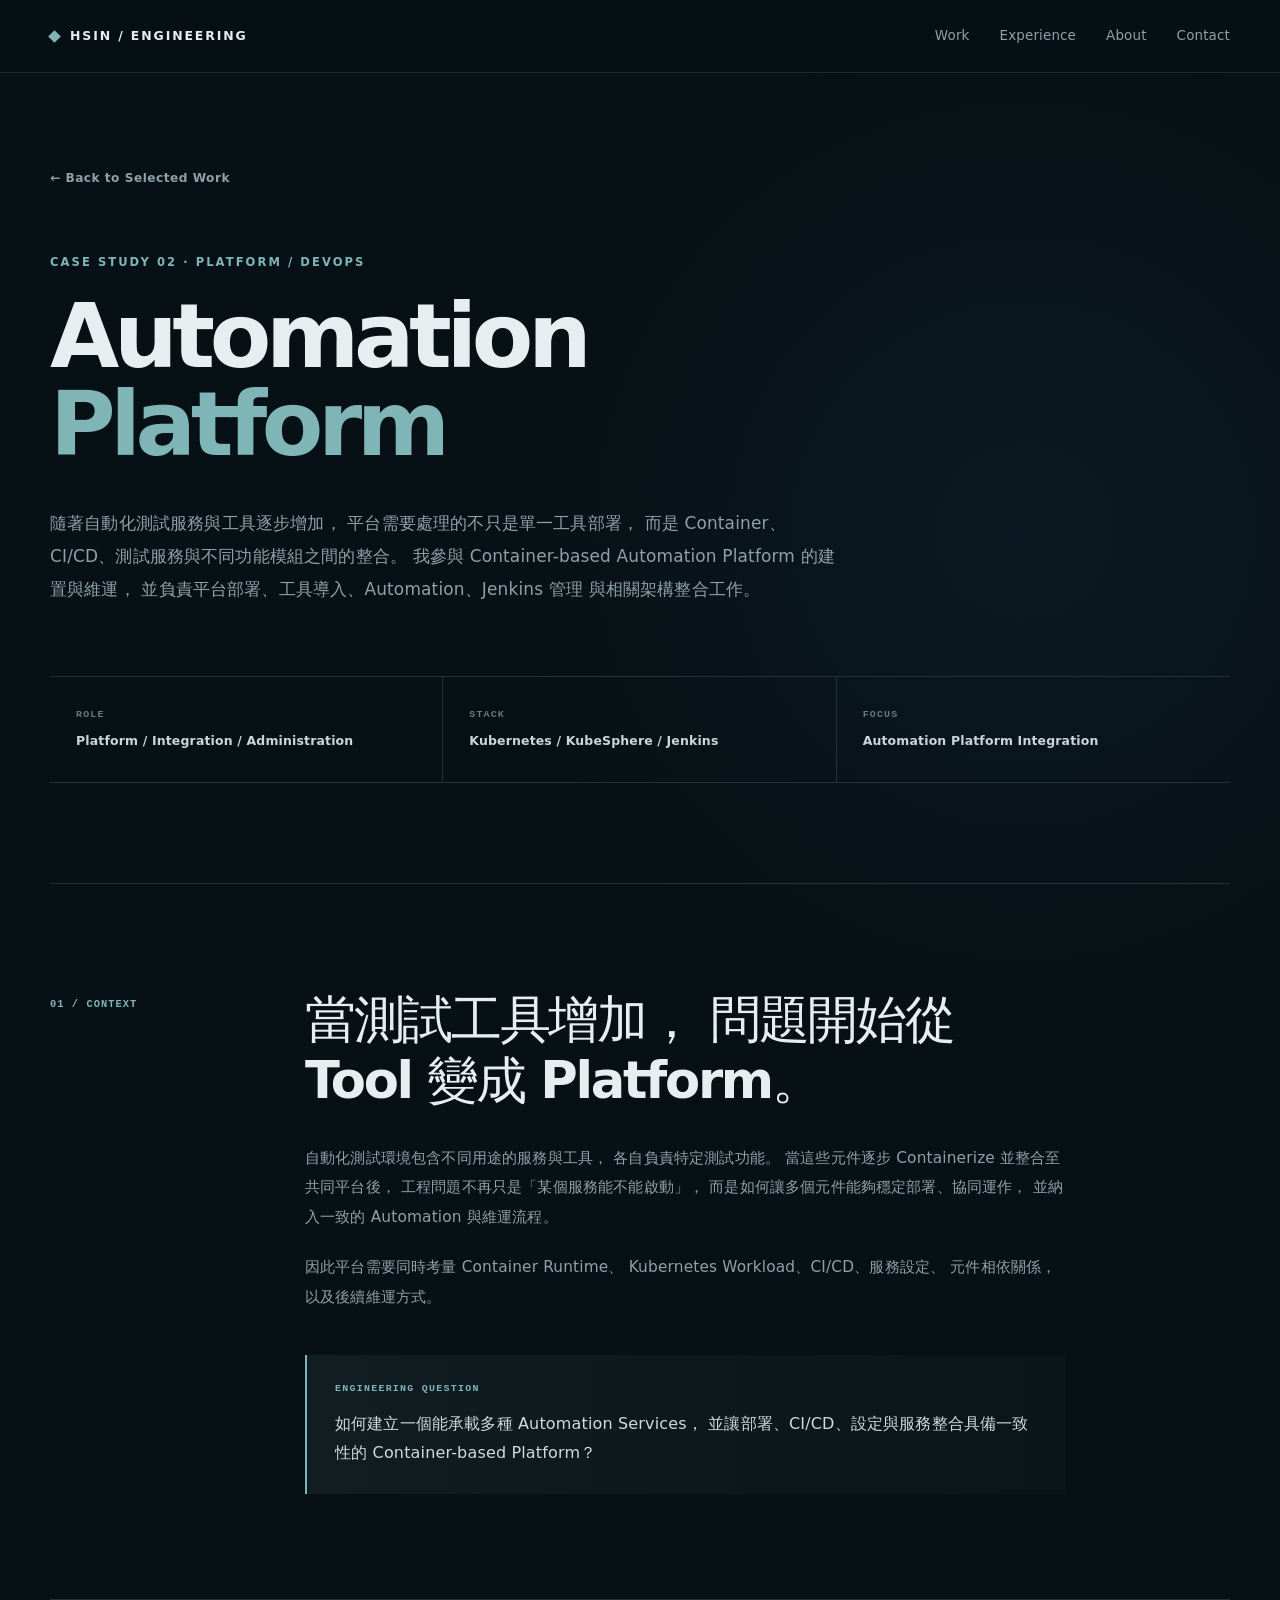
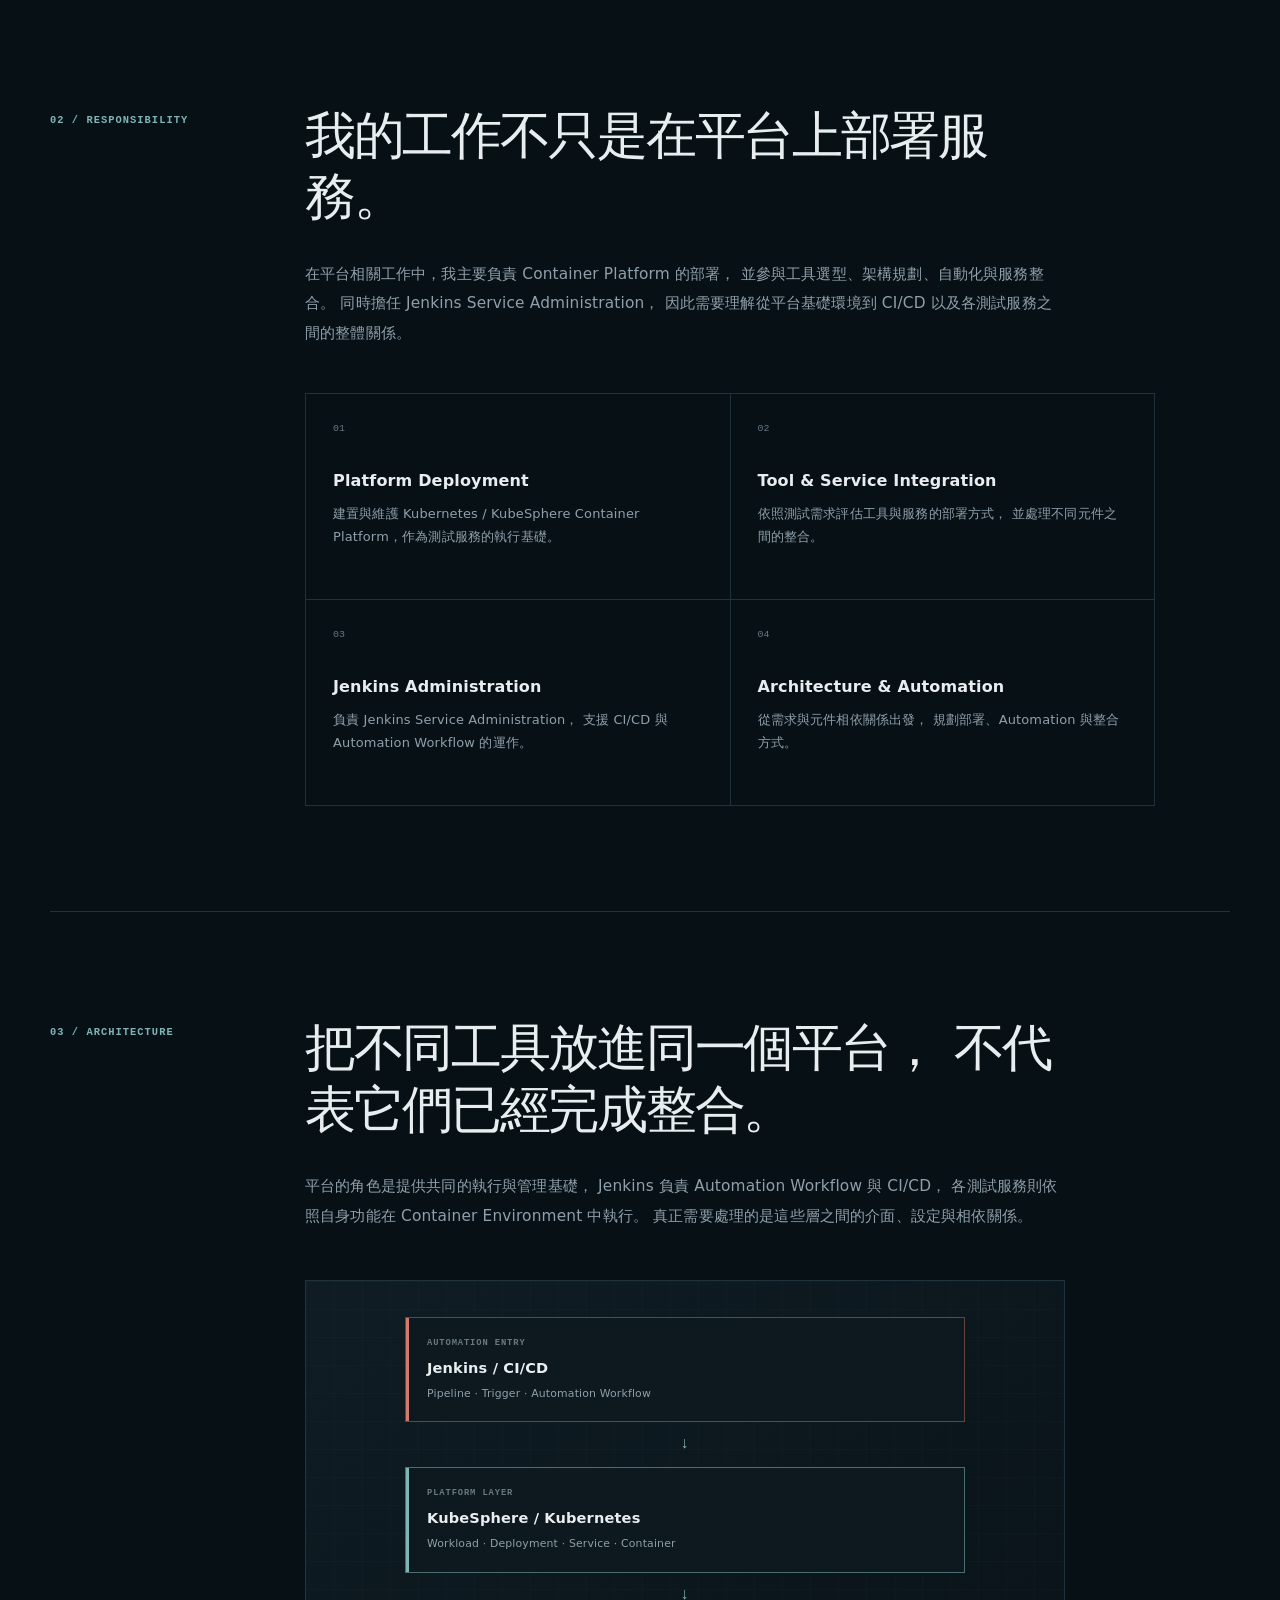
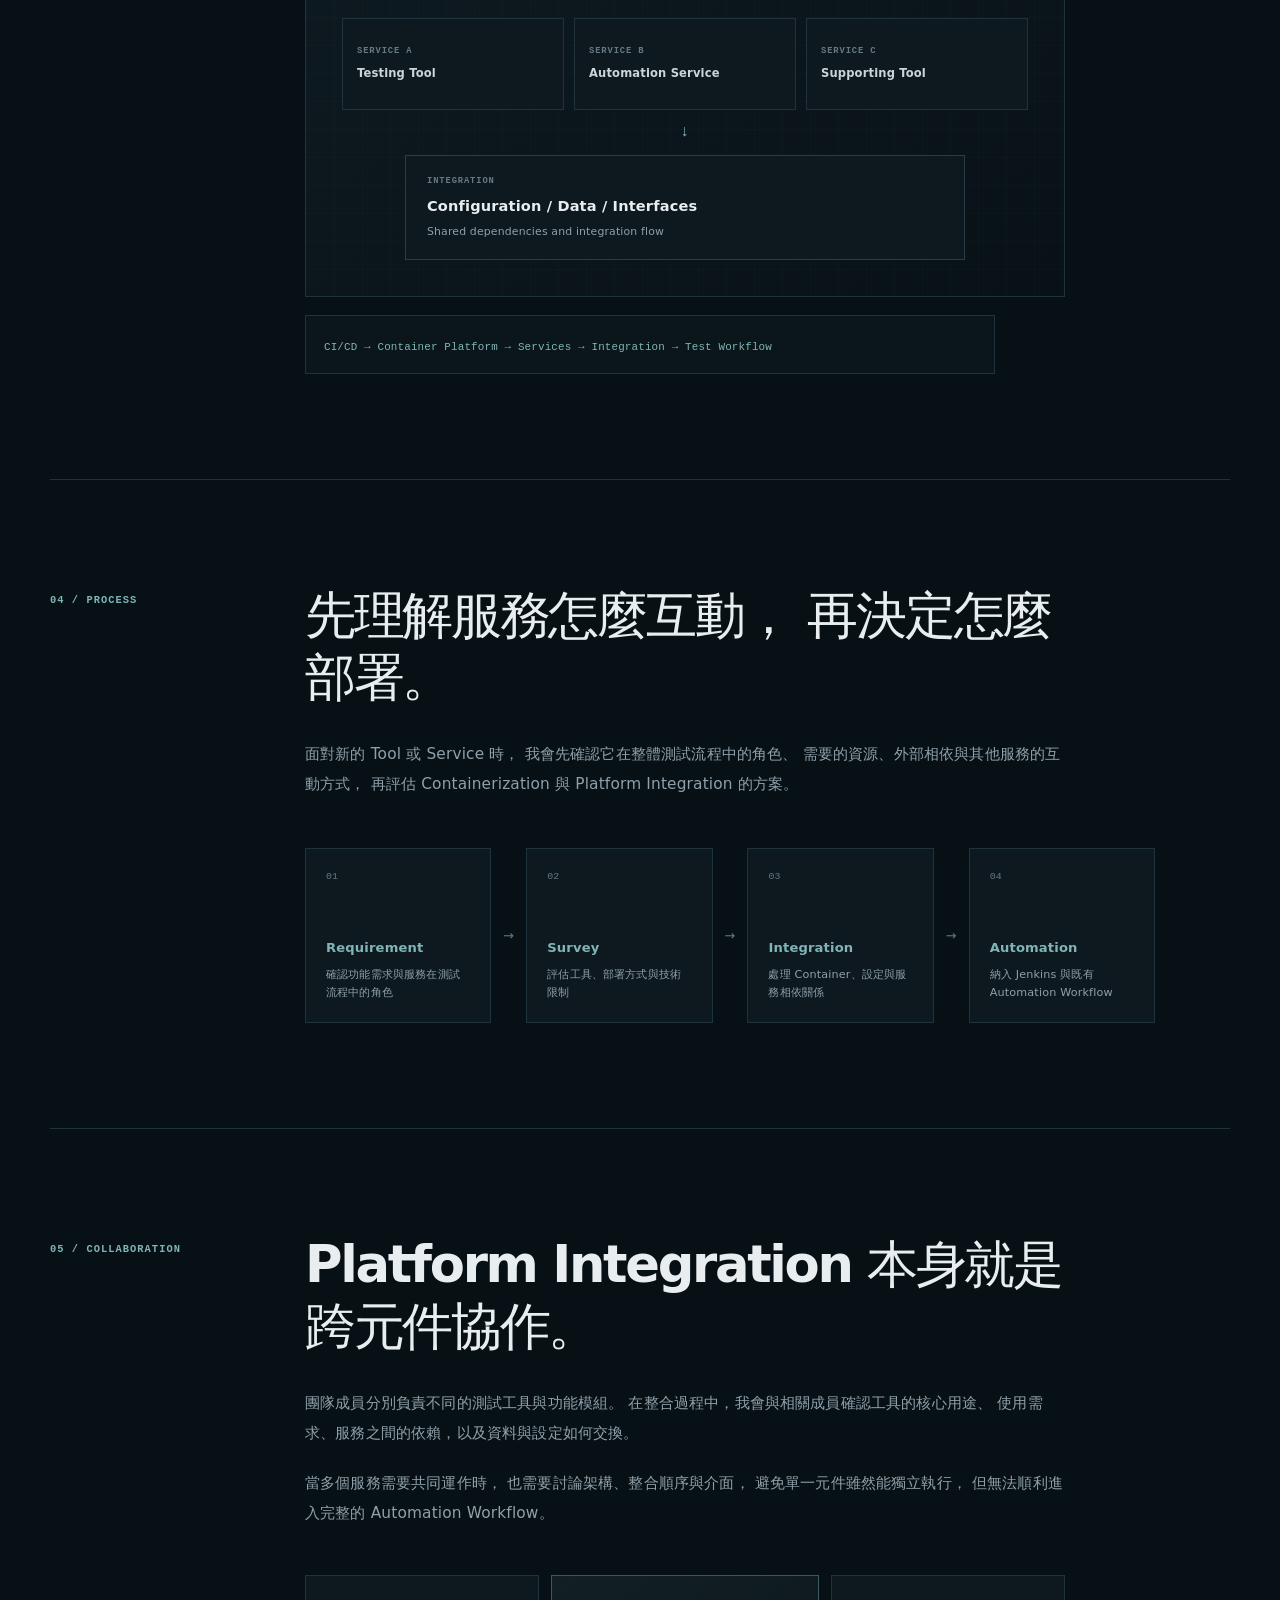
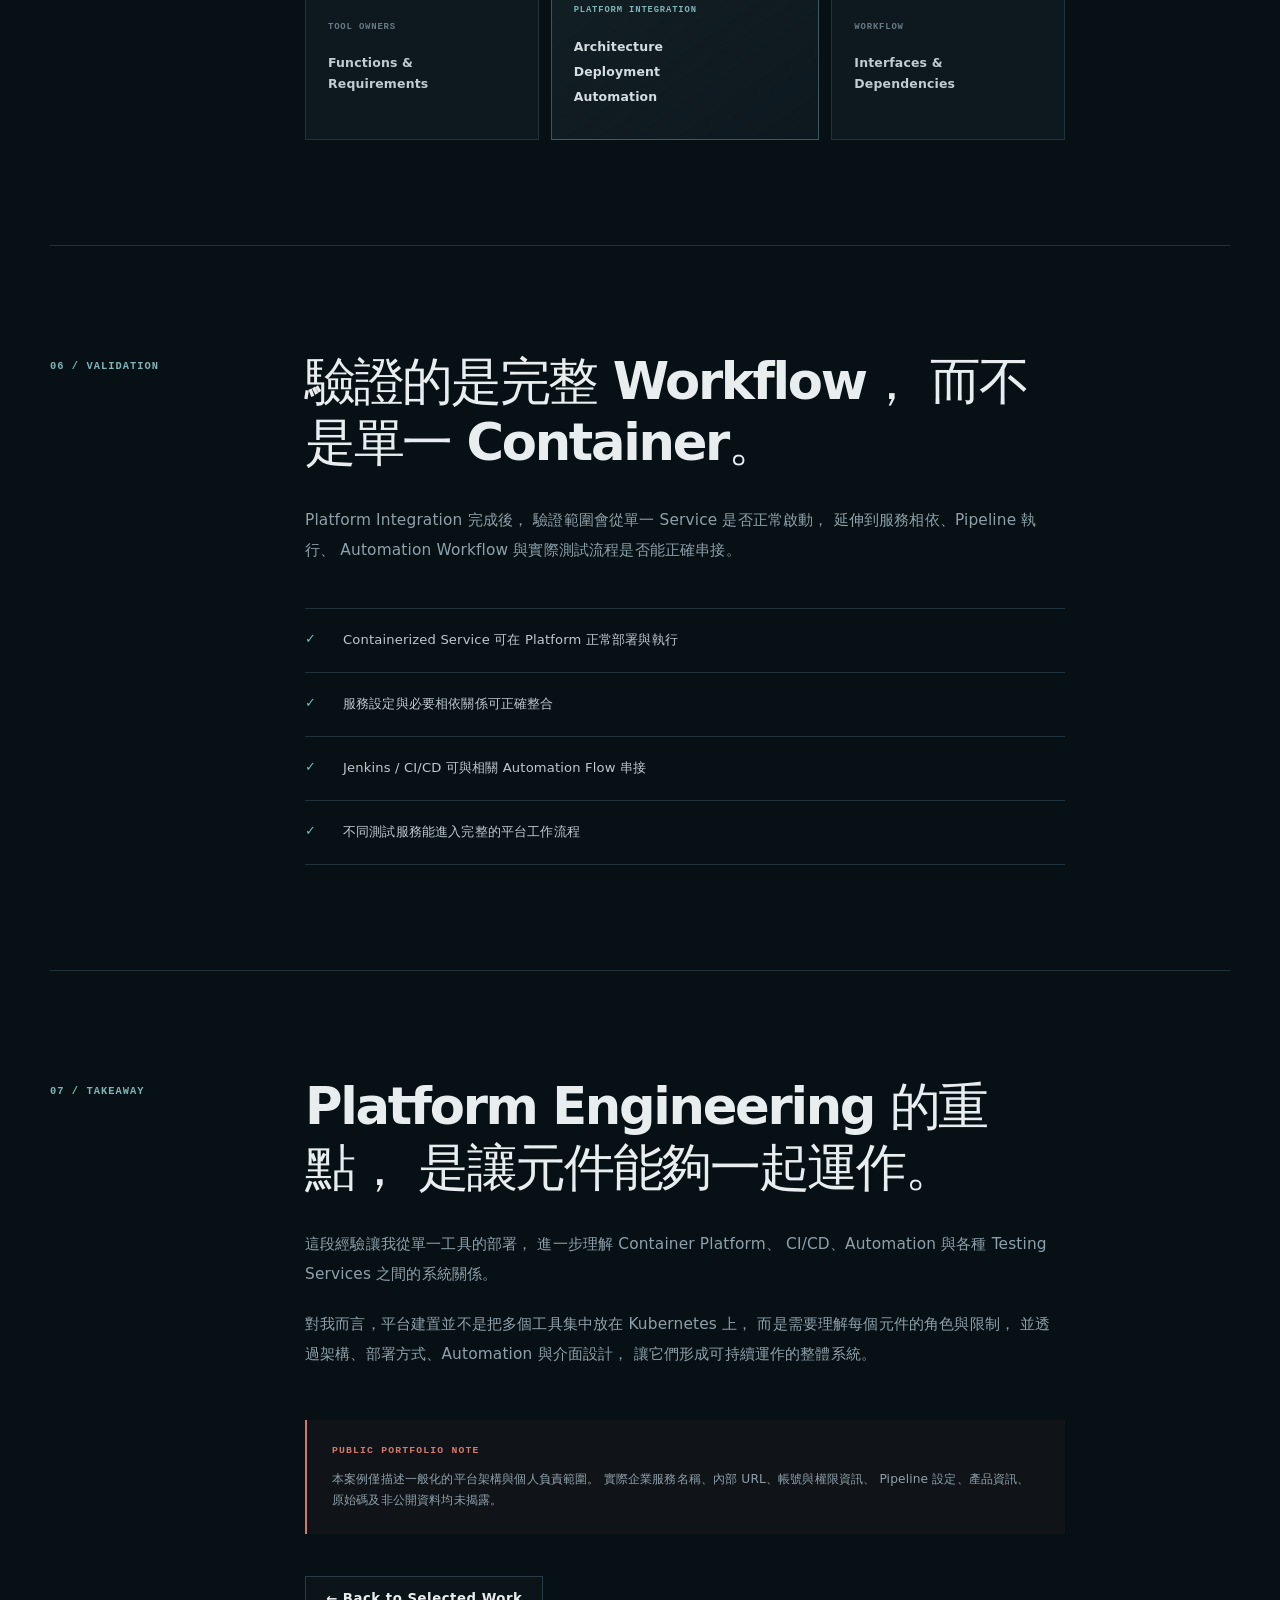
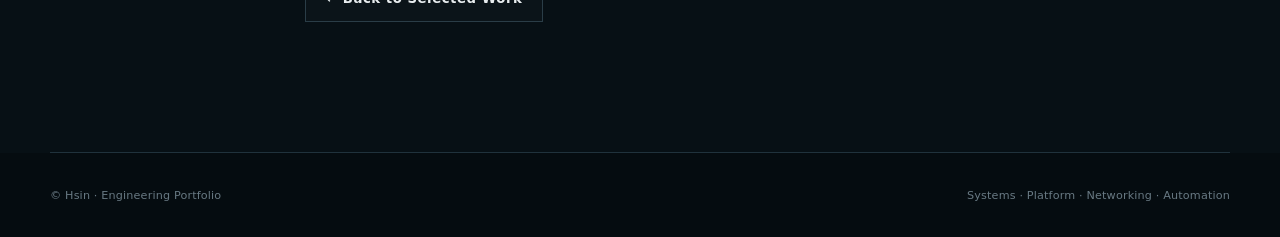
<file: automation-platform.html>
<!DOCTYPE html>
<html lang="zh-Hant">
<head>
  <meta charset="UTF-8">
  <meta name="viewport" content="width=device-width, initial-scale=1.0">

  <title>Automation Platform | Hsin</title>

  <meta
    name="description"
    content="Engineering case study about container-based automation platform deployment, Jenkins CI/CD, service integration, and platform operations."
  >

  <link rel="stylesheet" href="./style.css">
</head>

<body>

<header class="site-header">
  <nav class="nav container">

    <a class="brand" href="./index.html">
      <span class="brand-mark"></span>
      <span>HSIN / ENGINEERING</span>
    </a>

    <div class="nav-links">
      <a href="./index.html#work">Work</a>
      <a href="./index.html#experience">Experience</a>
      <a href="./index.html#about">About</a>
      <a href="./index.html#contact">Contact</a>
    </div>

  </nav>
</header>


<main>

  <!-- Hero -->
  <section class="case-hero container">

    <a class="back-link" href="./index.html#work">
      ← Back to Selected Work
    </a>

    <p class="eyebrow">
      CASE STUDY 02 · PLATFORM / DEVOPS
    </p>

    <h1>
      Automation<br>
      <span>Platform</span>
    </h1>

    <p class="case-lead">
      隨著自動化測試服務與工具逐步增加，
      平台需要處理的不只是單一工具部署，
      而是 Container、CI/CD、測試服務與不同功能模組之間的整合。
      我參與 Container-based Automation Platform 的建置與維運，
      並負責平台部署、工具導入、Automation、Jenkins 管理
      與相關架構整合工作。
    </p>

    <div class="case-meta">

      <div>
        <span>ROLE</span>
        <strong>Platform / Integration / Administration</strong>
      </div>

      <div>
        <span>STACK</span>
        <strong>Kubernetes / KubeSphere / Jenkins</strong>
      </div>

      <div>
        <span>FOCUS</span>
        <strong>Automation Platform Integration</strong>
      </div>

    </div>

  </section>


  <!-- Context -->
  <section class="case-section container">

    <div class="case-section-label">
      01 / CONTEXT
    </div>

    <div class="case-content">

      <h2>
        當測試工具增加，
        問題開始從 Tool 變成 Platform。
      </h2>

      <p>
        自動化測試環境包含不同用途的服務與工具，
        各自負責特定測試功能。
        當這些元件逐步 Containerize 並整合至共同平台後，
        工程問題不再只是「某個服務能不能啟動」，
        而是如何讓多個元件能夠穩定部署、協同運作，
        並納入一致的 Automation 與維運流程。
      </p>

      <p>
        因此平台需要同時考量 Container Runtime、
        Kubernetes Workload、CI/CD、服務設定、
        元件相依關係，以及後續維運方式。
      </p>

      <div class="case-callout">

        <span>ENGINEERING QUESTION</span>

        <p>
          如何建立一個能承載多種 Automation Services，
          並讓部署、CI/CD、設定與服務整合具備一致性的
          Container-based Platform？
        </p>

      </div>

    </div>

  </section>


  <!-- Responsibilities -->
  <section class="case-section container">

    <div class="case-section-label">
      02 / RESPONSIBILITY
    </div>

    <div class="case-content">

      <h2>
        我的工作不只是在平台上部署服務。
      </h2>

      <p>
        在平台相關工作中，我主要負責 Container Platform 的部署，
        並參與工具選型、架構規劃、自動化與服務整合。
        同時擔任 Jenkins Service Administration，
        因此需要理解從平台基礎環境到 CI/CD
        以及各測試服務之間的整體關係。
      </p>

      <div class="responsibility-grid">

        <div class="responsibility-card">
          <span>01</span>
          <h3>Platform Deployment</h3>
          <p>
            建置與維護 Kubernetes / KubeSphere
            Container Platform，作為測試服務的執行基礎。
          </p>
        </div>

        <div class="responsibility-card">
          <span>02</span>
          <h3>Tool & Service Integration</h3>
          <p>
            依照測試需求評估工具與服務的部署方式，
            並處理不同元件之間的整合。
          </p>
        </div>

        <div class="responsibility-card">
          <span>03</span>
          <h3>Jenkins Administration</h3>
          <p>
            負責 Jenkins Service Administration，
            支援 CI/CD 與 Automation Workflow 的運作。
          </p>
        </div>

        <div class="responsibility-card">
          <span>04</span>
          <h3>Architecture & Automation</h3>
          <p>
            從需求與元件相依關係出發，
            規劃部署、Automation 與整合方式。
          </p>
        </div>

      </div>

    </div>

  </section>


  <!-- Architecture -->
  <section class="case-section container">

    <div class="case-section-label">
      03 / ARCHITECTURE
    </div>

    <div class="case-content">

      <h2>
        把不同工具放進同一個平台，
        不代表它們已經完成整合。
      </h2>

      <p>
        平台的角色是提供共同的執行與管理基礎，
        Jenkins 負責 Automation Workflow 與 CI/CD，
        各測試服務則依照自身功能在 Container Environment 中執行。
        真正需要處理的是這些層之間的介面、設定與相依關係。
      </p>

      <div class="platform-architecture">

        <div class="platform-layer platform-entry">
          <small>AUTOMATION ENTRY</small>
          <strong>Jenkins / CI/CD</strong>
          <p>Pipeline · Trigger · Automation Workflow</p>
        </div>

        <div class="platform-connector">↓</div>

        <div class="platform-layer platform-core">
          <small>PLATFORM LAYER</small>
          <strong>KubeSphere / Kubernetes</strong>
          <p>Workload · Deployment · Service · Container</p>
        </div>

        <div class="platform-connector">↓</div>

        <div class="service-row">

          <div class="service-node">
            <small>SERVICE A</small>
            <strong>Testing Tool</strong>
          </div>

          <div class="service-node">
            <small>SERVICE B</small>
            <strong>Automation Service</strong>
          </div>

          <div class="service-node">
            <small>SERVICE C</small>
            <strong>Supporting Tool</strong>
          </div>

        </div>

        <div class="platform-connector">↓</div>

        <div class="platform-layer">
          <small>INTEGRATION</small>
          <strong>Configuration / Data / Interfaces</strong>
          <p>Shared dependencies and integration flow</p>
        </div>

      </div>

      <div class="architecture-summary">
        <code>
          CI/CD → Container Platform → Services → Integration → Test Workflow
        </code>
      </div>

    </div>

  </section>


  <!-- Engineering Process -->
  <section class="case-section container">

    <div class="case-section-label">
      04 / PROCESS
    </div>

    <div class="case-content">

      <h2>
        先理解服務怎麼互動，
        再決定怎麼部署。
      </h2>

      <p>
        面對新的 Tool 或 Service 時，
        我會先確認它在整體測試流程中的角色、
        需要的資源、外部相依與其他服務的互動方式，
        再評估 Containerization 與 Platform Integration 的方案。
      </p>

      <div class="analysis-flow">

        <div>
          <span>01</span>
          <strong>Requirement</strong>
          <p>確認功能需求與服務在測試流程中的角色</p>
        </div>

        <div class="flow-arrow">→</div>

        <div>
          <span>02</span>
          <strong>Survey</strong>
          <p>評估工具、部署方式與技術限制</p>
        </div>

        <div class="flow-arrow">→</div>

        <div>
          <span>03</span>
          <strong>Integration</strong>
          <p>處理 Container、設定與服務相依關係</p>
        </div>

        <div class="flow-arrow">→</div>

        <div>
          <span>04</span>
          <strong>Automation</strong>
          <p>納入 Jenkins 與既有 Automation Workflow</p>
        </div>

      </div>

    </div>

  </section>


  <!-- Collaboration -->
  <section class="case-section container">

    <div class="case-section-label">
      05 / COLLABORATION
    </div>

    <div class="case-content">

      <h2>
        Platform Integration
        本身就是跨元件協作。
      </h2>

      <p>
        團隊成員分別負責不同的測試工具與功能模組。
        在整合過程中，我會與相關成員確認工具的核心用途、
        使用需求、服務之間的依賴，以及資料與設定如何交換。
      </p>

      <p>
        當多個服務需要共同運作時，
        也需要討論架構、整合順序與介面，
        避免單一元件雖然能獨立執行，
        但無法順利進入完整的 Automation Workflow。
      </p>

      <div class="collaboration-map">

        <div class="collaboration-side">
          <span>TOOL OWNERS</span>
          <strong>Functions & Requirements</strong>
        </div>

        <div class="collaboration-center">
          <small>PLATFORM INTEGRATION</small>
          <strong>Architecture</strong>
          <strong>Deployment</strong>
          <strong>Automation</strong>
        </div>

        <div class="collaboration-side">
          <span>WORKFLOW</span>
          <strong>Interfaces & Dependencies</strong>
        </div>

      </div>

    </div>

  </section>


  <!-- Validation -->
  <section class="case-section container">

    <div class="case-section-label">
      06 / VALIDATION
    </div>

    <div class="case-content">

      <h2>
        驗證的是完整 Workflow，
        而不是單一 Container。
      </h2>

      <p>
        Platform Integration 完成後，
        驗證範圍會從單一 Service 是否正常啟動，
        延伸到服務相依、Pipeline 執行、
        Automation Workflow 與實際測試流程是否能正確串接。
      </p>

      <div class="validation-list">

        <div>
          <span>✓</span>
          <p>Containerized Service 可在 Platform 正常部署與執行</p>
        </div>

        <div>
          <span>✓</span>
          <p>服務設定與必要相依關係可正確整合</p>
        </div>

        <div>
          <span>✓</span>
          <p>Jenkins / CI/CD 可與相關 Automation Flow 串接</p>
        </div>

        <div>
          <span>✓</span>
          <p>不同測試服務能進入完整的平台工作流程</p>
        </div>

      </div>

    </div>

  </section>


  <!-- Takeaway -->
  <section class="case-section case-final container">

    <div class="case-section-label">
      07 / TAKEAWAY
    </div>

    <div class="case-content">

      <h2>
        Platform Engineering 的重點，
        是讓元件能夠一起運作。
      </h2>

      <p>
        這段經驗讓我從單一工具的部署，
        進一步理解 Container Platform、
        CI/CD、Automation 與各種 Testing Services
        之間的系統關係。
      </p>

      <p>
        對我而言，平台建置並不是把多個工具集中放在 Kubernetes 上，
        而是需要理解每個元件的角色與限制，
        並透過架構、部署方式、Automation 與介面設計，
        讓它們形成可持續運作的整體系統。
      </p>

      <div class="public-note">

        <strong>PUBLIC PORTFOLIO NOTE</strong>

        <p>
          本案例僅描述一般化的平台架構與個人負責範圍。
          實際企業服務名稱、內部 URL、帳號與權限資訊、
          Pipeline 設定、產品資訊、原始碼及非公開資料均未揭露。
        </p>

      </div>

      <a
        class="button secondary case-back-button"
        href="./index.html#work"
      >
        ← Back to Selected Work
      </a>

    </div>

  </section>

</main>


<footer>

  <div class="container footer-inner">
    <p>© Hsin · Engineering Portfolio</p>
    <p>Systems · Platform · Networking · Automation</p>
  </div>

</footer>

</body>
</html>
</file>
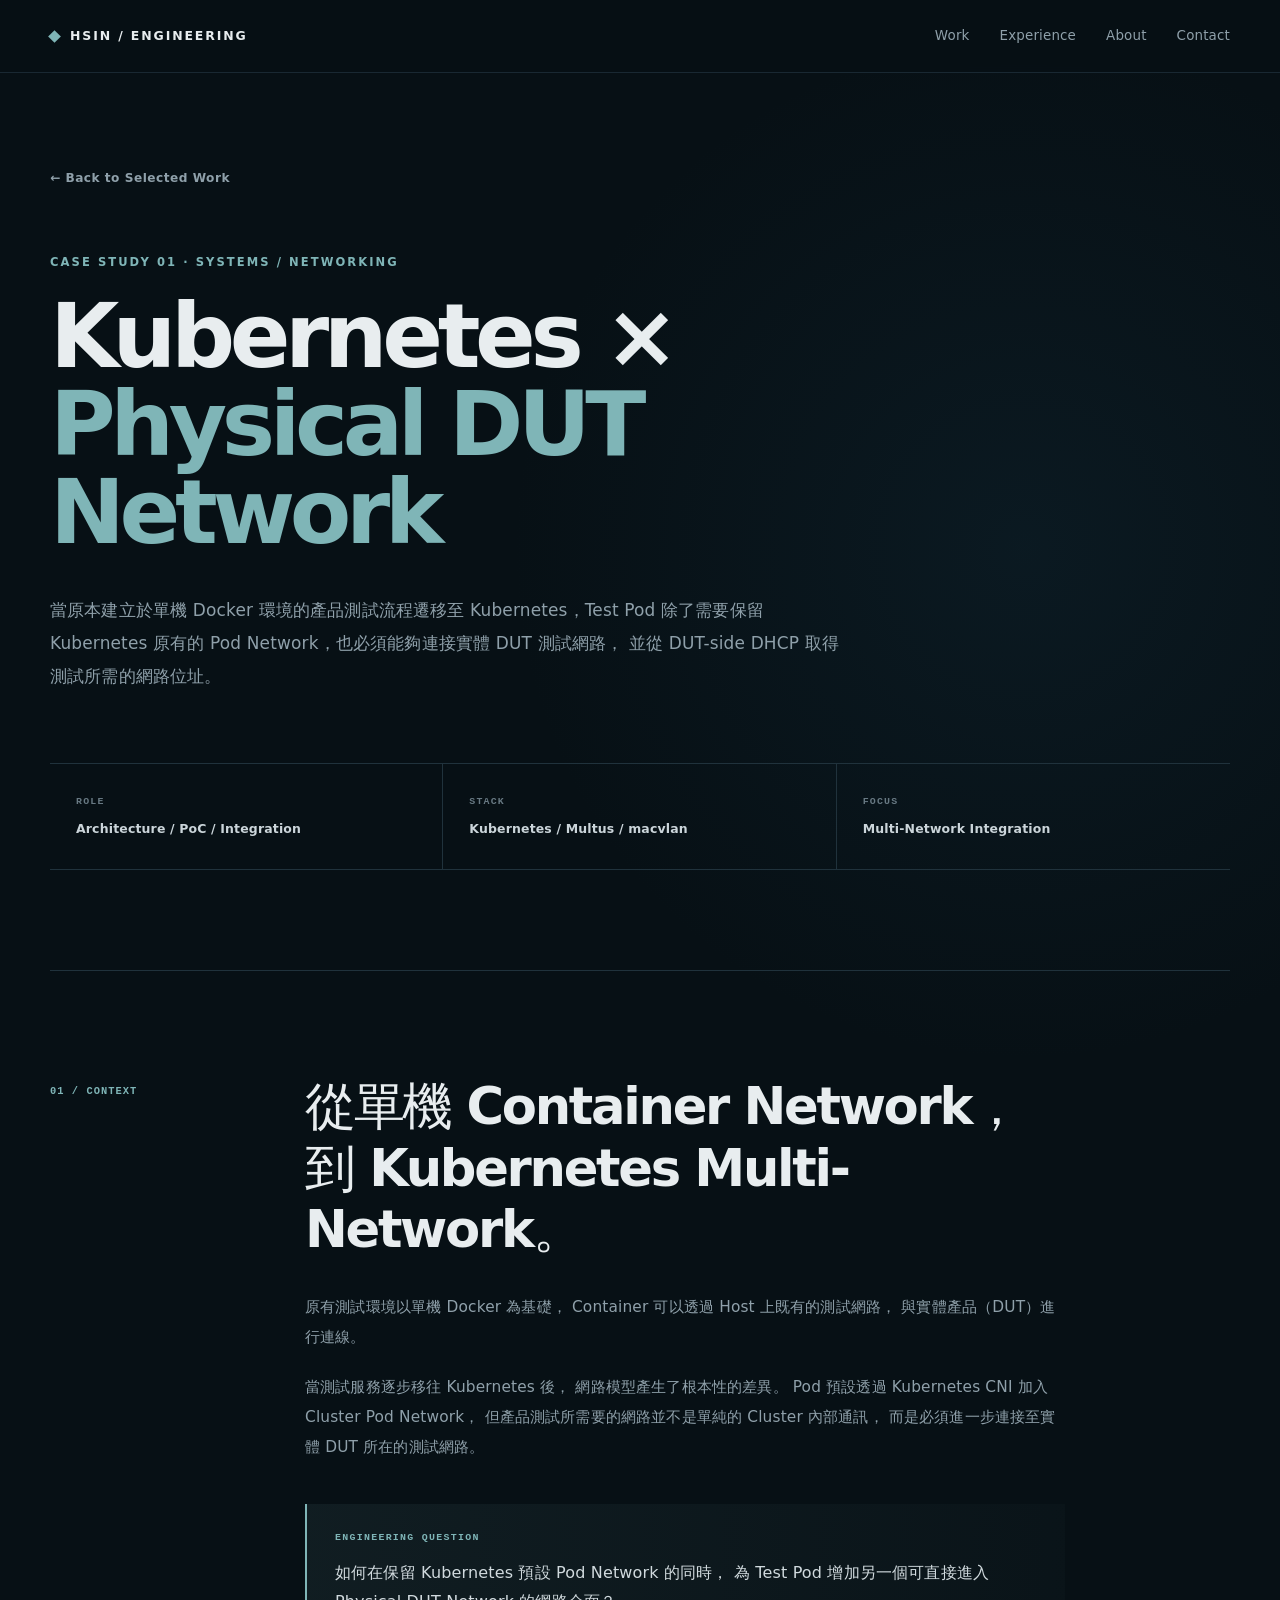
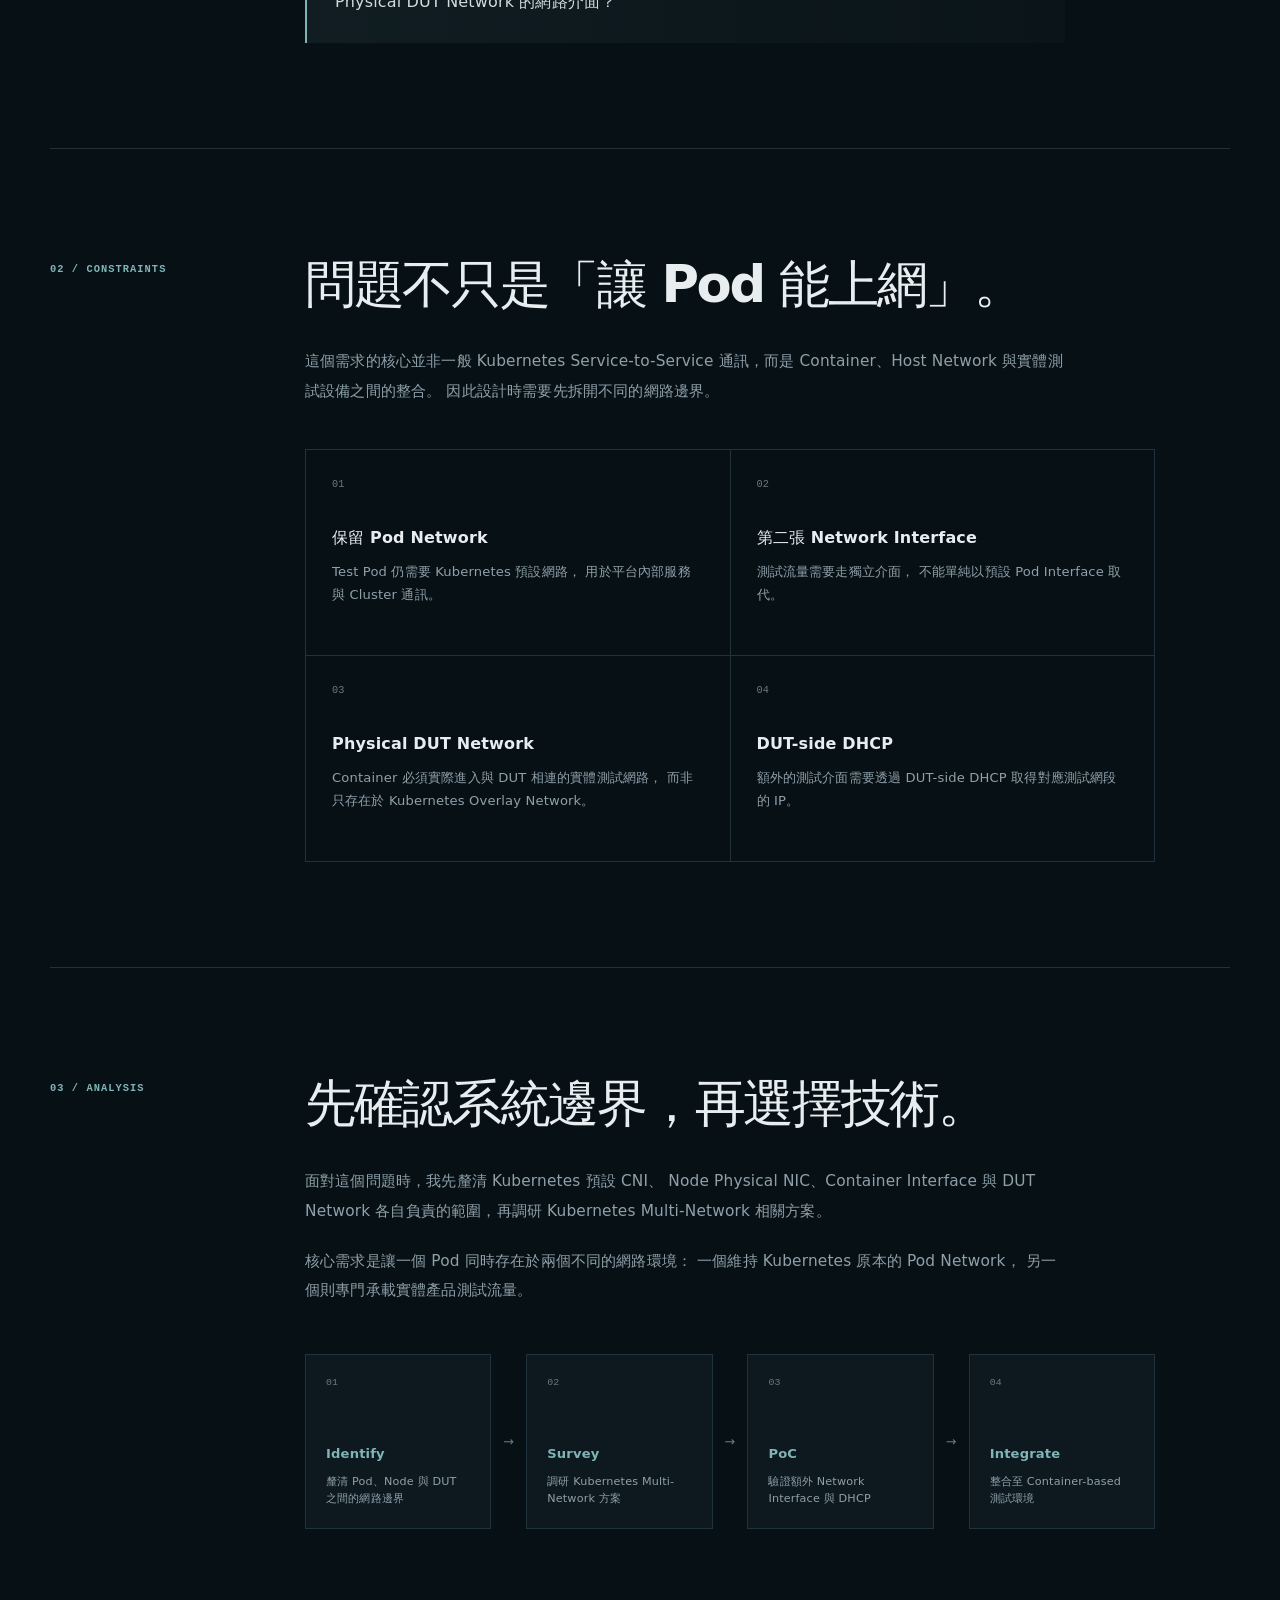
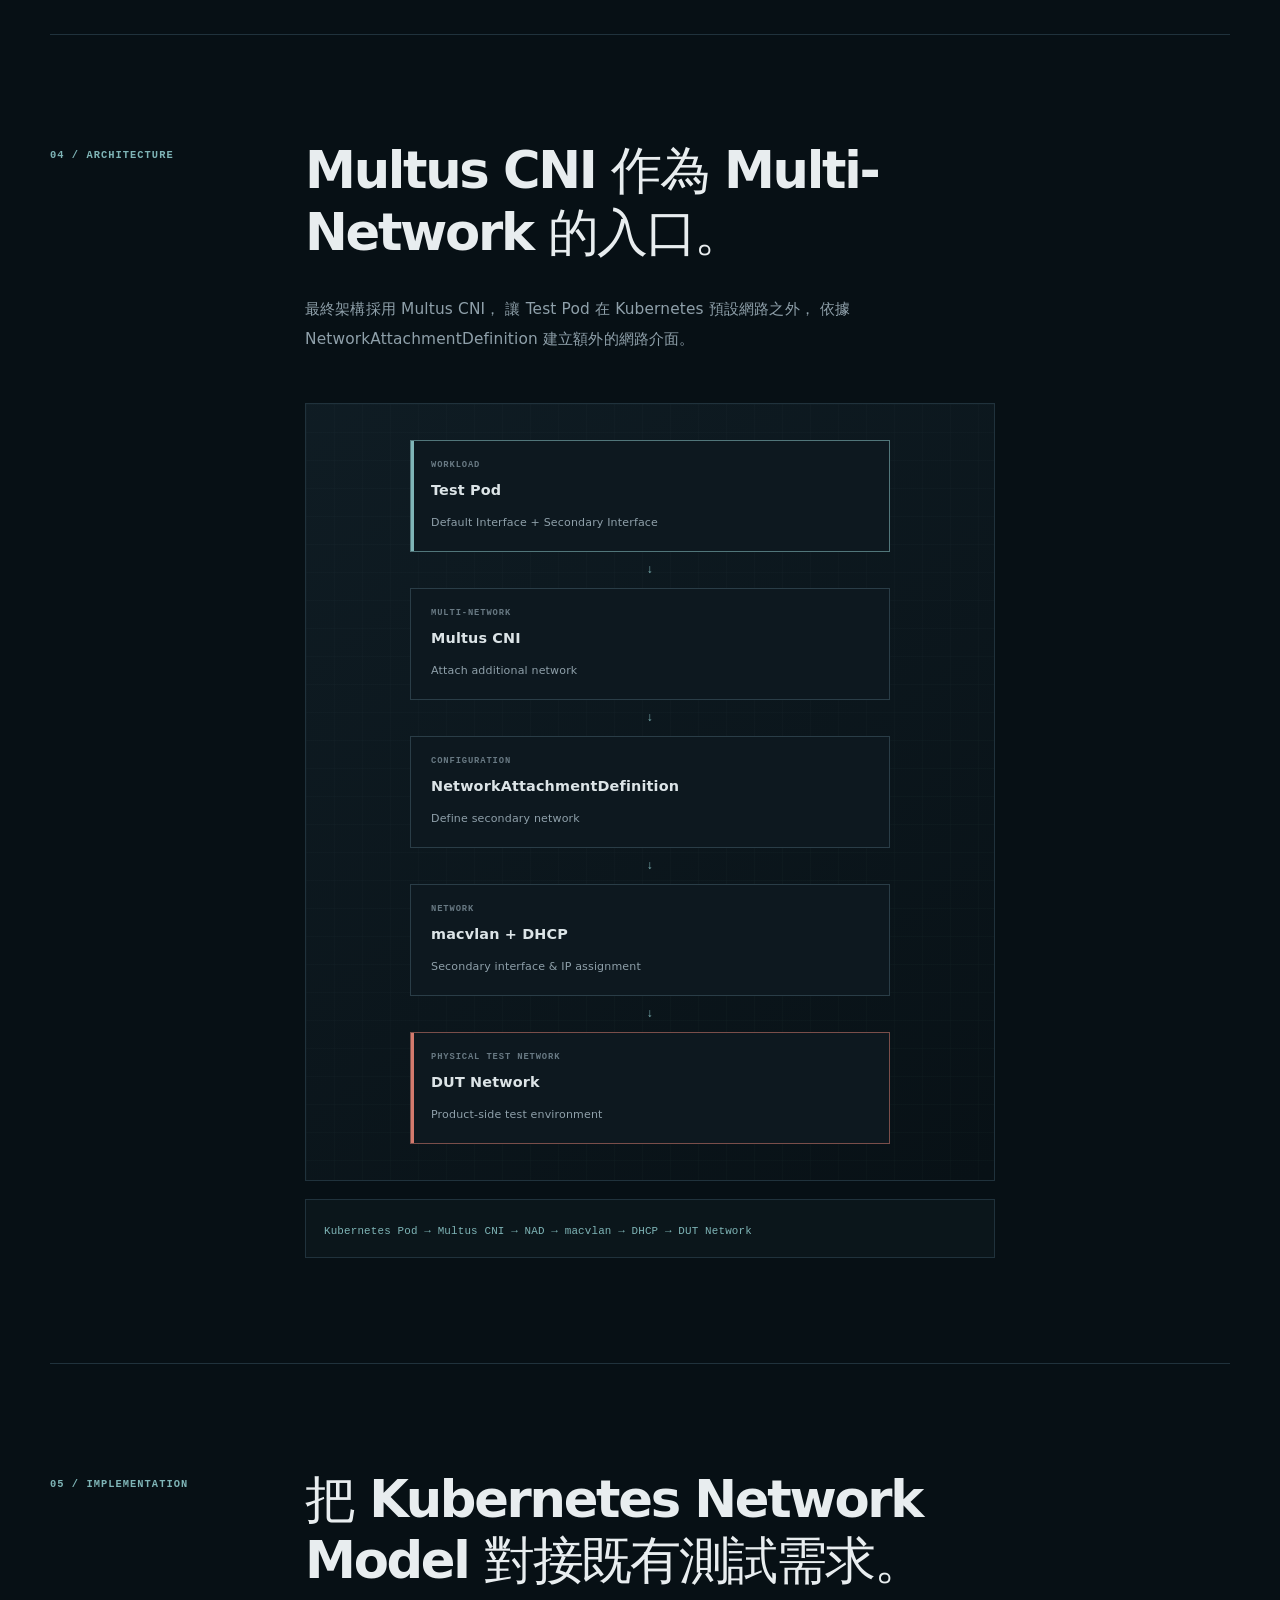
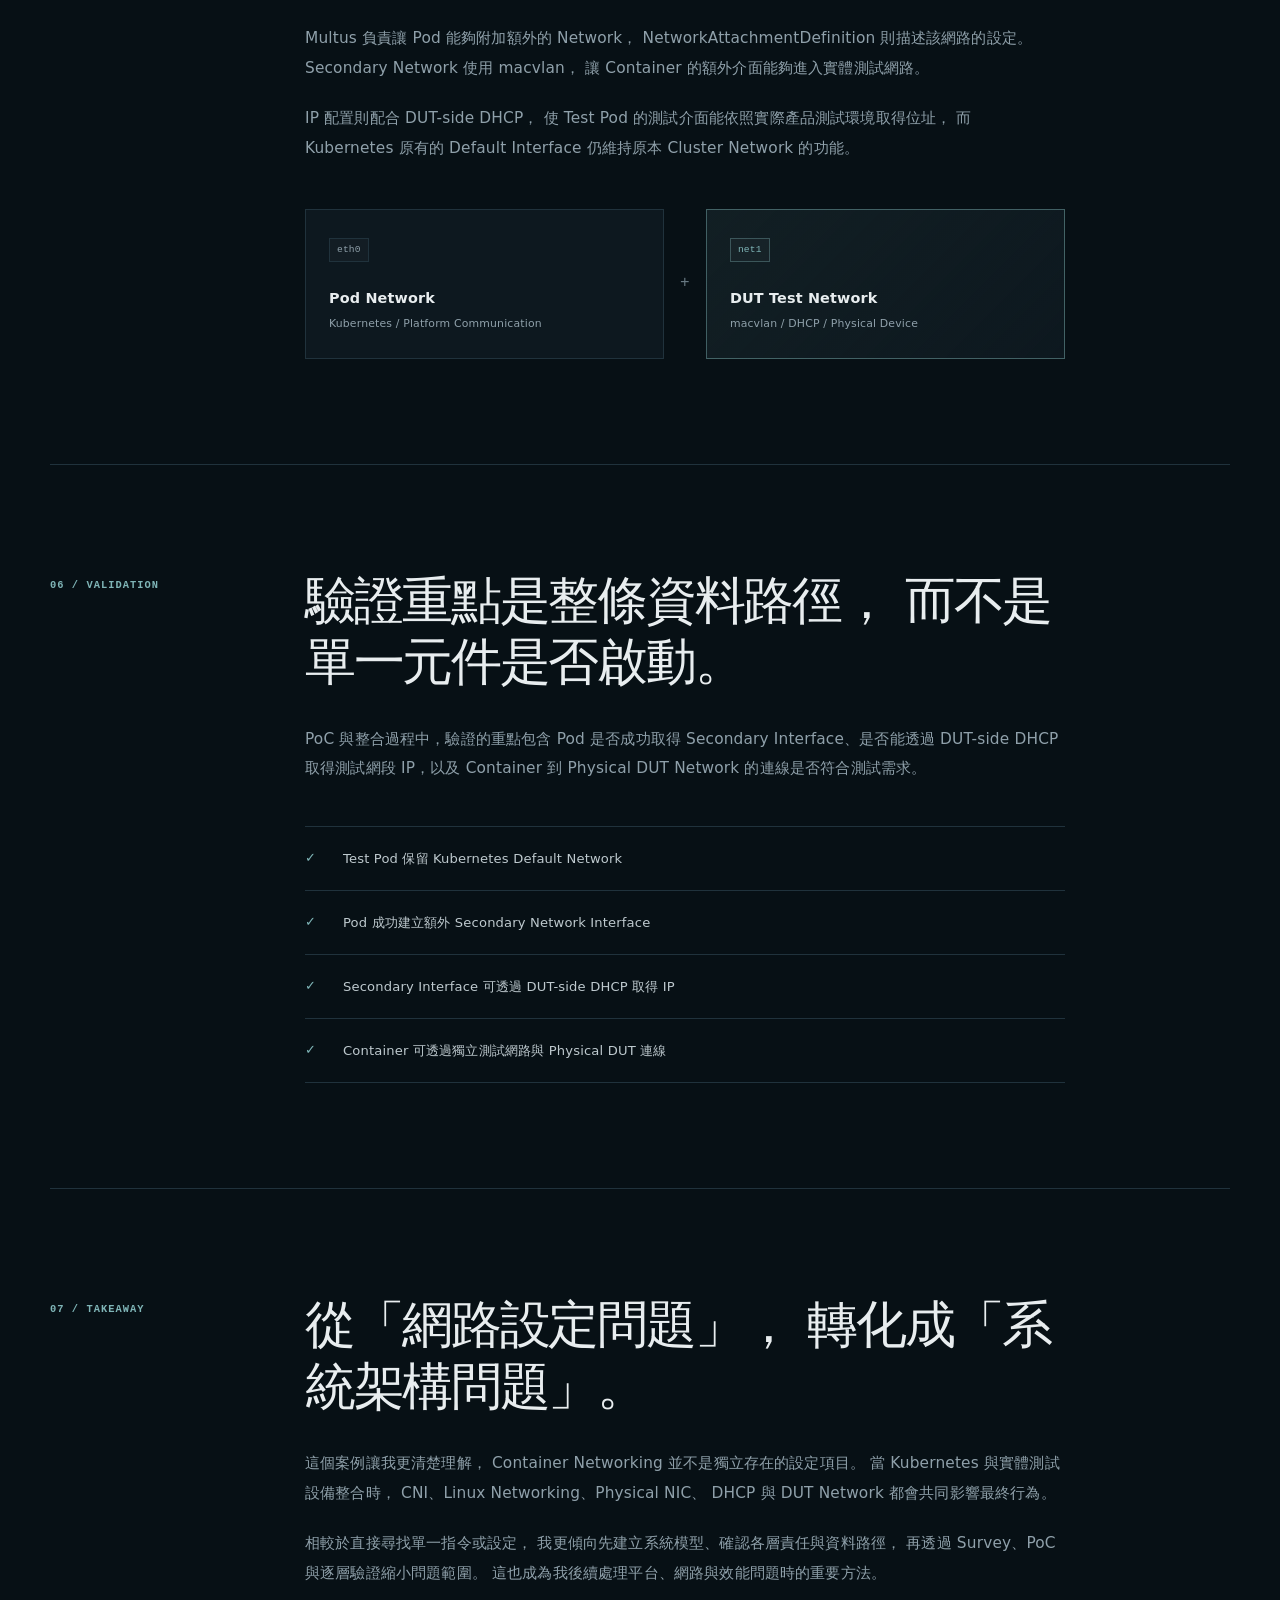
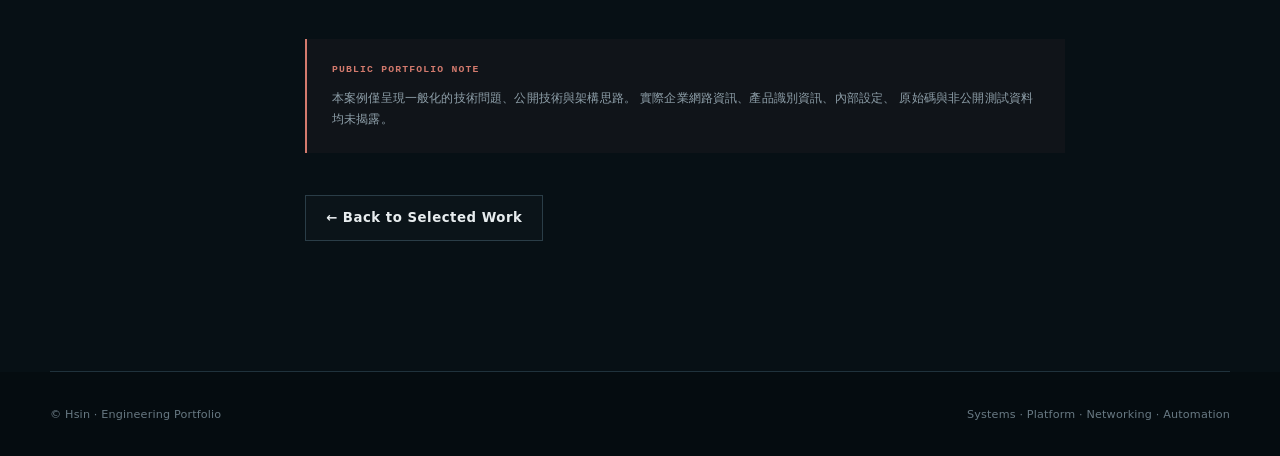
<file: kubernetes-dut-network.html>
<!DOCTYPE html>
<html lang="zh-Hant">
<head>
  <meta charset="UTF-8">
  <meta name="viewport" content="width=device-width, initial-scale=1.0">

  <title>Kubernetes × Physical DUT Network | Hsin</title>

  <meta
    name="description"
    content="Engineering case study: integrating Kubernetes workloads with a physical DUT network through Multus CNI, NetworkAttachmentDefinition, macvlan, and DHCP."
  >

  <link rel="stylesheet" href="./style.css">
</head>

<body>

  <!-- Navigation -->
  <header class="site-header">
    <nav class="nav container">

      <a class="brand" href="./index.html">
        <span class="brand-mark"></span>
        <span>HSIN / ENGINEERING</span>
      </a>

      <div class="nav-links">
        <a href="./index.html#work">Work</a>
        <a href="./index.html#experience">Experience</a>
        <a href="./index.html#about">About</a>
        <a href="./index.html#contact">Contact</a>
      </div>

    </nav>
  </header>


  <main>

    <!-- Case Hero -->
    <section class="case-hero container">

      <a class="back-link" href="./index.html#work">
        ← Back to Selected Work
      </a>

      <p class="eyebrow">
        CASE STUDY 01 · SYSTEMS / NETWORKING
      </p>

      <h1>
        Kubernetes ×<br>
        <span>Physical DUT Network</span>
      </h1>

      <p class="case-lead">
        當原本建立於單機 Docker 環境的產品測試流程遷移至
        Kubernetes，Test Pod 除了需要保留 Kubernetes 原有的
        Pod Network，也必須能夠連接實體 DUT 測試網路，
        並從 DUT-side DHCP 取得測試所需的網路位址。
      </p>


      <div class="case-meta">

        <div>
          <span>ROLE</span>
          <strong>Architecture / PoC / Integration</strong>
        </div>

        <div>
          <span>STACK</span>
          <strong>Kubernetes / Multus / macvlan</strong>
        </div>

        <div>
          <span>FOCUS</span>
          <strong>Multi-Network Integration</strong>
        </div>

      </div>

    </section>


    <!-- Overview -->
    <section class="case-section container">

      <div class="case-section-label">
        01 / CONTEXT
      </div>

      <div class="case-content">

        <h2>
          從單機 Container Network，
          到 Kubernetes Multi-Network。
        </h2>

        <p>
          原有測試環境以單機 Docker 為基礎，
          Container 可以透過 Host 上既有的測試網路，
          與實體產品（DUT）進行連線。
        </p>

        <p>
          當測試服務逐步移往 Kubernetes 後，
          網路模型產生了根本性的差異。
          Pod 預設透過 Kubernetes CNI 加入 Cluster Pod Network，
          但產品測試所需要的網路並不是單純的 Cluster 內部通訊，
          而是必須進一步連接至實體 DUT 所在的測試網路。
        </p>

        <div class="case-callout">
          <span>ENGINEERING QUESTION</span>

          <p>
            如何在保留 Kubernetes 預設 Pod Network 的同時，
            為 Test Pod 增加另一個可直接進入 Physical DUT Network
            的網路介面？
          </p>
        </div>

      </div>

    </section>


    <!-- Constraints -->
    <section class="case-section container">

      <div class="case-section-label">
        02 / CONSTRAINTS
      </div>

      <div class="case-content">

        <h2>
          問題不只是「讓 Pod 能上網」。
        </h2>

        <p>
          這個需求的核心並非一般 Kubernetes Service-to-Service
          通訊，而是 Container、Host Network 與實體測試設備之間的整合。
          因此設計時需要先拆開不同的網路邊界。
        </p>


        <div class="constraint-grid">

          <div class="constraint-card">
            <span>01</span>
            <h3>保留 Pod Network</h3>
            <p>
              Test Pod 仍需要 Kubernetes 預設網路，
              用於平台內部服務與 Cluster 通訊。
            </p>
          </div>

          <div class="constraint-card">
            <span>02</span>
            <h3>第二張 Network Interface</h3>
            <p>
              測試流量需要走獨立介面，
              不能單純以預設 Pod Interface 取代。
            </p>
          </div>

          <div class="constraint-card">
            <span>03</span>
            <h3>Physical DUT Network</h3>
            <p>
              Container 必須實際進入與 DUT 相連的實體測試網路，
              而非只存在於 Kubernetes Overlay Network。
            </p>
          </div>

          <div class="constraint-card">
            <span>04</span>
            <h3>DUT-side DHCP</h3>
            <p>
              額外的測試介面需要透過 DUT-side DHCP
              取得對應測試網段的 IP。
            </p>
          </div>

        </div>

      </div>

    </section>


    <!-- Analysis -->
    <section class="case-section container">

      <div class="case-section-label">
        03 / ANALYSIS
      </div>

      <div class="case-content">

        <h2>
          先確認系統邊界，再選擇技術。
        </h2>

        <p>
          面對這個問題時，我先釐清 Kubernetes 預設 CNI、
          Node Physical NIC、Container Interface 與 DUT Network
          各自負責的範圍，再調研 Kubernetes Multi-Network
          相關方案。
        </p>

        <p>
          核心需求是讓一個 Pod 同時存在於兩個不同的網路環境：
          一個維持 Kubernetes 原本的 Pod Network，
          另一個則專門承載實體產品測試流量。
        </p>


        <div class="analysis-flow">

          <div>
            <span>01</span>
            <strong>Identify</strong>
            <p>釐清 Pod、Node 與 DUT 之間的網路邊界</p>
          </div>

          <div class="flow-arrow">→</div>

          <div>
            <span>02</span>
            <strong>Survey</strong>
            <p>調研 Kubernetes Multi-Network 方案</p>
          </div>

          <div class="flow-arrow">→</div>

          <div>
            <span>03</span>
            <strong>PoC</strong>
            <p>驗證額外 Network Interface 與 DHCP</p>
          </div>

          <div class="flow-arrow">→</div>

          <div>
            <span>04</span>
            <strong>Integrate</strong>
            <p>整合至 Container-based 測試環境</p>
          </div>

        </div>

      </div>

    </section>


    <!-- Architecture -->
    <section class="case-section container">

      <div class="case-section-label">
        04 / ARCHITECTURE
      </div>

      <div class="case-content">

        <h2>
          Multus CNI 作為 Multi-Network 的入口。
        </h2>

        <p>
          最終架構採用 Multus CNI，
          讓 Test Pod 在 Kubernetes 預設網路之外，
          依據 NetworkAttachmentDefinition
          建立額外的網路介面。
        </p>


        <div class="architecture-diagram">

          <div class="architecture-node primary-node">
            <small>WORKLOAD</small>
            <strong>Test Pod</strong>
            <span>Default Interface + Secondary Interface</span>
          </div>

          <div class="architecture-arrow">↓</div>

          <div class="architecture-node">
            <small>MULTI-NETWORK</small>
            <strong>Multus CNI</strong>
            <span>Attach additional network</span>
          </div>

          <div class="architecture-arrow">↓</div>

          <div class="architecture-node">
            <small>CONFIGURATION</small>
            <strong>NetworkAttachmentDefinition</strong>
            <span>Define secondary network</span>
          </div>

          <div class="architecture-arrow">↓</div>

          <div class="architecture-node">
            <small>NETWORK</small>
            <strong>macvlan + DHCP</strong>
            <span>Secondary interface & IP assignment</span>
          </div>

          <div class="architecture-arrow">↓</div>

          <div class="architecture-node accent-node">
            <small>PHYSICAL TEST NETWORK</small>
            <strong>DUT Network</strong>
            <span>Product-side test environment</span>
          </div>

        </div>


        <div class="architecture-summary">

          <code>
            Kubernetes Pod → Multus CNI → NAD → macvlan → DHCP → DUT Network
          </code>

        </div>

      </div>

    </section>


    <!-- Implementation -->
    <section class="case-section container">

      <div class="case-section-label">
        05 / IMPLEMENTATION
      </div>

      <div class="case-content">

        <h2>
          把 Kubernetes Network Model
          對接既有測試需求。
        </h2>

        <p>
          Multus 負責讓 Pod 能夠附加額外的 Network，
          NetworkAttachmentDefinition 則描述該網路的設定。
          Secondary Network 使用 macvlan，
          讓 Container 的額外介面能夠進入實體測試網路。
        </p>

        <p>
          IP 配置則配合 DUT-side DHCP，
          使 Test Pod 的測試介面能依照實際產品測試環境取得位址，
          而 Kubernetes 原有的 Default Interface
          仍維持原本 Cluster Network 的功能。
        </p>


        <div class="interface-view">

          <div class="interface-box">
            <span>eth0</span>
            <strong>Pod Network</strong>
            <p>Kubernetes / Platform Communication</p>
          </div>

          <div class="interface-plus">+</div>

          <div class="interface-box active">
            <span>net1</span>
            <strong>DUT Test Network</strong>
            <p>macvlan / DHCP / Physical Device</p>
          </div>

        </div>

      </div>

    </section>


    <!-- Validation -->
    <section class="case-section container">

      <div class="case-section-label">
        06 / VALIDATION
      </div>

      <div class="case-content">

        <h2>
          驗證重點是整條資料路徑，
          而不是單一元件是否啟動。
        </h2>

        <p>
          PoC 與整合過程中，驗證的重點包含 Pod 是否成功取得
          Secondary Interface、是否能透過 DUT-side DHCP
          取得測試網段 IP，以及 Container 到 Physical DUT Network
          的連線是否符合測試需求。
        </p>


        <div class="validation-list">

          <div>
            <span>✓</span>
            <p>Test Pod 保留 Kubernetes Default Network</p>
          </div>

          <div>
            <span>✓</span>
            <p>Pod 成功建立額外 Secondary Network Interface</p>
          </div>

          <div>
            <span>✓</span>
            <p>Secondary Interface 可透過 DUT-side DHCP 取得 IP</p>
          </div>

          <div>
            <span>✓</span>
            <p>Container 可透過獨立測試網路與 Physical DUT 連線</p>
          </div>

        </div>

      </div>

    </section>


    <!-- Takeaway -->
    <section class="case-section case-final container">

      <div class="case-section-label">
        07 / TAKEAWAY
      </div>

      <div class="case-content">

        <h2>
          從「網路設定問題」，
          轉化成「系統架構問題」。
        </h2>

        <p>
          這個案例讓我更清楚理解，
          Container Networking 並不是獨立存在的設定項目。
          當 Kubernetes 與實體測試設備整合時，
          CNI、Linux Networking、Physical NIC、
          DHCP 與 DUT Network 都會共同影響最終行為。
        </p>

        <p>
          相較於直接尋找單一指令或設定，
          我更傾向先建立系統模型、確認各層責任與資料路徑，
          再透過 Survey、PoC 與逐層驗證縮小問題範圍。
          這也成為我後續處理平台、網路與效能問題時的重要方法。
        </p>


        <div class="public-note">

          <strong>PUBLIC PORTFOLIO NOTE</strong>

          <p>
            本案例僅呈現一般化的技術問題、公開技術與架構思路。
            實際企業網路資訊、產品識別資訊、內部設定、
            原始碼與非公開測試資料均未揭露。
          </p>

        </div>


        <a class="button secondary case-back-button"
           href="./index.html#work">
          ← Back to Selected Work
        </a>

      </div>

    </section>

  </main>


  <footer>

    <div class="container footer-inner">
      <p>© Hsin · Engineering Portfolio</p>
      <p>Systems · Platform · Networking · Automation</p>
    </div>

  </footer>

</body>
</html>
</file>
<file: style.css>
/* =========================================================
   Hsin Engineering Portfolio
   Dark Theme
   ========================================================= */

:root {
  --bg: #071015;
  --bg-soft: #0a141a;
  --panel: #0d181f;
  --panel-2: #111f27;

  --text: #e8edef;
  --muted: #8fa0aa;
  --muted-2: #687983;

  --line: #20323c;
  --line-light: #2a3d47;

  --primary: #7fb5b7;
  --primary-soft: rgba(127, 181, 183, 0.1);

  --accent: #d37a6d;
  --accent-soft: rgba(211, 122, 109, 0.1);

  --max-width: 1180px;
}


/* =========================================================
   Reset
   ========================================================= */

* {
  box-sizing: border-box;
  margin: 0;
  padding: 0;
}

html {
  scroll-behavior: smooth;
}

body {
  background:
    radial-gradient(
      circle at 80% 8%,
      rgba(24, 59, 78, 0.22),
      transparent 32rem
    ),
    var(--bg);

  color: var(--text);

  font-family:
    Inter,
    "Noto Sans TC",
    "PingFang TC",
    "Microsoft JhengHei",
    system-ui,
    -apple-system,
    BlinkMacSystemFont,
    sans-serif;

  line-height: 1.7;
  letter-spacing: 0.01em;

  -webkit-font-smoothing: antialiased;
}

a {
  color: inherit;
  text-decoration: none;
}

.container {
  width: min(calc(100% - 48px), var(--max-width));
  margin-inline: auto;
}


/* =========================================================
   Navigation
   ========================================================= */

.site-header {
  position: sticky;
  top: 0;
  z-index: 100;

  background: rgba(7, 16, 21, 0.82);
  backdrop-filter: blur(16px);
  -webkit-backdrop-filter: blur(16px);

  border-bottom: 1px solid rgba(32, 50, 60, 0.75);
}

.nav {
  min-height: 72px;

  display: flex;
  align-items: center;
  justify-content: space-between;
}

.brand {
  display: flex;
  align-items: center;
  gap: 11px;

  font-size: 0.78rem;
  font-weight: 700;
  letter-spacing: 0.15em;
}

.brand-mark {
  width: 9px;
  height: 9px;

  display: block;

  background: var(--primary);

  transform: rotate(45deg);
}

.nav-links {
  display: flex;
  align-items: center;
  gap: 30px;

  color: var(--muted);

  font-size: 0.84rem;
  font-weight: 500;
}

.nav-links a {
  transition:
    color 0.2s ease,
    transform 0.2s ease;
}

.nav-links a:hover {
  color: var(--text);
  transform: translateY(-1px);
}


/* =========================================================
   Hero
   ========================================================= */

.hero {
  min-height: 680px;

  display: grid;
  grid-template-columns: minmax(0, 1.15fr) minmax(340px, 0.85fr);
  align-items: center;
  gap: 80px;

  padding-top: 92px;
  padding-bottom: 92px;
}

.eyebrow {
  margin-bottom: 18px;

  color: var(--primary);

  font-size: 0.72rem;
  font-weight: 700;
  letter-spacing: 0.18em;
  line-height: 1.5;
}

.hero h1 {
  max-width: 760px;

  font-size: clamp(3rem, 6vw, 5.6rem);
  font-weight: 650;
  letter-spacing: -0.055em;
  line-height: 1.05;
}

.hero h1 span {
  color: var(--primary);
}

.hero-description {
  max-width: 690px;

  margin-top: 32px;

  color: var(--muted);

  font-size: 1.05rem;
  line-height: 1.9;
}

.hero-actions {
  display: flex;
  flex-wrap: wrap;
  gap: 12px;

  margin-top: 38px;
}

.button {
  min-height: 46px;

  display: inline-flex;
  align-items: center;
  justify-content: center;

  padding: 0 20px;

  border: 1px solid var(--line-light);

  font-size: 0.83rem;
  font-weight: 650;
  letter-spacing: 0.04em;

  transition:
    transform 0.2s ease,
    background 0.2s ease,
    border-color 0.2s ease;
}

.button:hover {
  transform: translateY(-2px);
}

.button.primary {
  background: var(--primary);
  border-color: var(--primary);

  color: #071015;
}

.button.primary:hover {
  background: #91c3c5;
}

.button.secondary {
  background: rgba(255, 255, 255, 0.015);
}

.button.secondary:hover {
  background: var(--panel);
  border-color: var(--primary);
}


/* =========================================================
   Terminal Card
   ========================================================= */

.hero-panel {
  overflow: hidden;

  background:
    linear-gradient(
      145deg,
      rgba(17, 31, 39, 0.98),
      rgba(10, 20, 26, 0.98)
    );

  border: 1px solid var(--line);
  border-radius: 4px;

  box-shadow:
    0 30px 80px rgba(0, 0, 0, 0.28),
    inset 0 1px rgba(255, 255, 255, 0.02);
}

.terminal-top {
  min-height: 46px;

  display: flex;
  align-items: center;

  padding: 0 18px;

  background: rgba(255, 255, 255, 0.02);

  border-bottom: 1px solid var(--line);
}

.terminal-top > span {
  width: 7px;
  height: 7px;

  margin-right: 7px;

  border-radius: 50%;

  background: var(--muted-2);
}

.terminal-top > span:first-child {
  background: var(--accent);
}

.terminal-top p {
  margin-left: auto;

  color: var(--muted-2);

  font-family:
    "SFMono-Regular",
    Consolas,
    "Liberation Mono",
    monospace;

  font-size: 0.68rem;
}

.terminal-content {
  padding: 30px 28px 28px;

  font-family:
    "SFMono-Regular",
    Consolas,
    "Liberation Mono",
    monospace;

  font-size: 0.78rem;
}

.terminal-content > p {
  display: grid;
  grid-template-columns: 90px 1fr;
  gap: 16px;

  padding: 13px 0;

  border-bottom: 1px solid rgba(32, 50, 60, 0.7);
}

.terminal-key {
  color: var(--primary);
}

.terminal-key::before {
  content: "$ ";
  color: var(--muted-2);
}

.terminal-value {
  color: #cad5da;
}

.terminal-status {
  display: flex;
  align-items: center;
  gap: 9px;

  margin-top: 26px;

  color: var(--muted);

  font-size: 0.7rem;
}

.status-dot {
  width: 7px;
  height: 7px;

  border-radius: 50%;

  background: var(--primary);

  box-shadow: 0 0 14px rgba(127, 181, 183, 0.65);
}


/* =========================================================
   Metrics
   ========================================================= */

.metrics {
  display: grid;
  grid-template-columns: repeat(3, 1fr);

  border-top: 1px solid var(--line);
  border-bottom: 1px solid var(--line);
}

.metric {
  min-height: 130px;

  display: flex;
  flex-direction: column;
  justify-content: center;

  padding: 26px 34px;

  border-right: 1px solid var(--line);
}

.metric:last-child {
  border-right: 0;
}

.metric strong {
  color: var(--text);

  font-size: 1.75rem;
  font-weight: 600;
  letter-spacing: -0.03em;
}

.metric span {
  margin-top: 4px;

  color: var(--muted);

  font-size: 0.76rem;
  letter-spacing: 0.04em;
}


/* =========================================================
   Generic Sections
   ========================================================= */

.section {
  padding-top: 130px;
  padding-bottom: 130px;
}

.section-heading {
  display: flex;
  align-items: flex-end;
  justify-content: space-between;
  gap: 80px;

  margin-bottom: 56px;
}

.section-heading .eyebrow {
  margin-bottom: 9px;
}

.section-heading h2,
.about-grid h2,
.contact-section h2 {
  font-size: clamp(2rem, 4vw, 3.35rem);
  font-weight: 600;
  letter-spacing: -0.04em;
  line-height: 1.15;
}

.section-heading > p {
  max-width: 450px;

  color: var(--muted);

  font-size: 0.9rem;
}


/* =========================================================
   Projects
   ========================================================= */

.projects {
  border-top: 1px solid var(--line);
}

.project-card {
  position: relative;

  display: grid;
  grid-template-columns: 86px 1fr;

  padding: 38px 12px 38px 0;

  border-bottom: 1px solid var(--line);

  transition:
    background 0.25s ease,
    padding 0.25s ease;
}

.project-card:hover {
  padding-left: 18px;

  background:
    linear-gradient(
      90deg,
      rgba(127, 181, 183, 0.045),
      transparent 72%
    );
}

.project-card.featured {
  padding-top: 48px;
  padding-bottom: 48px;
}

.project-number {
  padding-top: 5px;

  color: var(--muted-2);

  font-family:
    "SFMono-Regular",
    Consolas,
    monospace;

  font-size: 0.68rem;
}

.project-type {
  margin-bottom: 8px;

  color: var(--primary);

  font-size: 0.68rem;
  font-weight: 700;
  letter-spacing: 0.15em;
}

.project-body h3 {
  margin-bottom: 15px;

  font-size: clamp(1.35rem, 2.5vw, 2rem);
  font-weight: 580;
  letter-spacing: -0.025em;
}

.project-body > p:not(.project-type) {
  max-width: 780px;

  color: var(--muted);

  font-size: 0.91rem;
}

.architecture-line {
  max-width: 840px;

  display: flex;
  flex-wrap: wrap;
  align-items: center;
  gap: 8px;

  margin-top: 24px;
  padding: 16px 18px;

  background: rgba(127, 181, 183, 0.04);

  border-left: 2px solid var(--primary);

  color: #c4d0d5;

  font-family:
    "SFMono-Regular",
    Consolas,
    monospace;

  font-size: 0.72rem;
}

.architecture-line b {
  color: var(--muted-2);
  font-weight: 400;
}

.tags {
  display: flex;
  flex-wrap: wrap;
  gap: 8px;

  margin-top: 22px;
}

.tags span {
  padding: 5px 10px;

  background: rgba(255, 255, 255, 0.018);

  border: 1px solid var(--line);

  color: var(--muted);

  font-family:
    "SFMono-Regular",
    Consolas,
    monospace;

  font-size: 0.66rem;
}


/* =========================================================
   Experience
   ========================================================= */

.timeline {
  border-top: 1px solid var(--line);
}

.timeline-item {
  display: grid;
  grid-template-columns: 180px 1fr;
  gap: 40px;

  padding: 38px 0;

  border-bottom: 1px solid var(--line);
}

.timeline-label {
  padding-top: 5px;

  color: var(--primary);

  font-family:
    "SFMono-Regular",
    Consolas,
    monospace;

  font-size: 0.68rem;
  font-weight: 700;
  letter-spacing: 0.1em;
}

.timeline-item h3 {
  margin-bottom: 8px;

  font-size: 1.18rem;
  font-weight: 580;
}

.timeline-item p {
  max-width: 750px;

  color: var(--muted);

  font-size: 0.9rem;
}


/* =========================================================
   About
   ========================================================= */

.about-grid {
  display: grid;
  grid-template-columns: 0.85fr 1.15fr;
  gap: 100px;
}

.about-grid h2 {
  max-width: 470px;
}

.about-content > p {
  margin-bottom: 22px;

  color: var(--muted);

  font-size: 0.96rem;
  line-height: 1.95;
}

.process {
  display: flex;
  flex-wrap: wrap;
  align-items: center;
  gap: 9px;

  margin-top: 38px;
  padding-top: 30px;

  border-top: 1px solid var(--line);

  font-family:
    "SFMono-Regular",
    Consolas,
    monospace;

  font-size: 0.69rem;
}

.process span {
  padding: 6px 9px;

  border: 1px solid var(--line);

  color: #c7d2d7;
}

.process b {
  color: var(--muted-2);
  font-weight: 400;
}


/* =========================================================
   Highlights
   ========================================================= */

.highlights {
  display: grid;
  grid-template-columns: repeat(3, 1fr);

  border-top: 1px solid var(--line);
  border-bottom: 1px solid var(--line);
}

.highlight-card {
  min-height: 210px;

  padding: 30px;

  border-right: 1px solid var(--line);
}

.highlight-card:last-child {
  border-right: 0;
}

.highlight-card > span {
  display: block;

  margin-bottom: 42px;

  color: var(--muted-2);

  font-family:
    "SFMono-Regular",
    Consolas,
    monospace;

  font-size: 0.68rem;
}

.highlight-card h3 {
  margin-bottom: 7px;

  font-size: 1.1rem;
  font-weight: 580;
}

.highlight-card p {
  color: var(--muted);

  font-size: 0.82rem;
}


/* =========================================================
   Contact
   ========================================================= */

.contact-section {
  margin-top: 60px;

  background:
    linear-gradient(
      135deg,
      #0c1a21,
      #0a1419
    );

  border-top: 1px solid var(--line);
  border-bottom: 1px solid var(--line);
}

.contact-inner {
  min-height: 400px;

  display: grid;
  grid-template-columns: 1fr 1fr;
  align-items: center;
  gap: 80px;

  padding-top: 70px;
  padding-bottom: 70px;
}

.contact-info {
  display: flex;
  flex-direction: column;
  align-items: flex-start;
  gap: 20px;

  color: var(--muted);

  font-size: 0.9rem;
}

.contact-info a {
  padding-bottom: 3px;

  color: var(--primary);

  border-bottom: 1px solid rgba(127, 181, 183, 0.4);
}

.contact-info a:hover {
  border-color: var(--primary);
}


/* =========================================================
   Footer
   ========================================================= */

footer {
  background: #050c10;
}

.footer-inner {
  min-height: 84px;

  display: flex;
  align-items: center;
  justify-content: space-between;

  color: var(--muted-2);

  font-size: 0.7rem;
}


/* =========================================================
   Selection
   ========================================================= */

::selection {
  background: var(--primary);
  color: var(--bg);
}


/* =========================================================
   Responsive
   ========================================================= */

@media (max-width: 900px) {

  .hero {
    min-height: auto;

    grid-template-columns: 1fr;
    gap: 55px;

    padding-top: 80px;
    padding-bottom: 80px;
  }

  .hero-panel {
    max-width: 620px;
  }

  .section-heading {
    align-items: flex-start;
    flex-direction: column;
    gap: 20px;
  }

  .about-grid {
    grid-template-columns: 1fr;
    gap: 45px;
  }

  .contact-inner {
    grid-template-columns: 1fr;
    gap: 45px;
  }

}


@media (max-width: 680px) {

  .container {
    width: min(calc(100% - 32px), var(--max-width));
  }

  .site-header {
    position: relative;
  }

  .nav {
    min-height: 64px;
  }

  .brand {
    font-size: 0.67rem;
  }

  .nav-links {
    gap: 15px;

    font-size: 0.72rem;
  }

  .nav-links a:nth-child(2) {
    display: none;
  }

  .hero {
    padding-top: 64px;
    padding-bottom: 64px;
  }

  .hero h1 {
    font-size: clamp(2.7rem, 14vw, 4.5rem);
  }

  .hero-description {
    font-size: 0.94rem;
  }

  .metrics {
    grid-template-columns: 1fr;
  }

  .metric {
    min-height: 105px;

    border-right: 0;
    border-bottom: 1px solid var(--line);
  }

  .metric:last-child {
    border-bottom: 0;
  }

  .section {
    padding-top: 90px;
    padding-bottom: 90px;
  }

  .project-card {
    grid-template-columns: 46px 1fr;

    padding-right: 0;
  }

  .project-card:hover {
    padding-left: 0;
  }

  .architecture-line {
    align-items: flex-start;
  }

  .timeline-item {
    grid-template-columns: 1fr;
    gap: 12px;
  }

  .highlights {
    grid-template-columns: 1fr;
  }

  .highlight-card {
    min-height: 170px;

    border-right: 0;
    border-bottom: 1px solid var(--line);
  }

  .highlight-card:last-child {
    border-bottom: 0;
  }

  .highlight-card > span {
    margin-bottom: 25px;
  }

  .contact-inner {
    min-height: 360px;
  }

  .footer-inner {
    align-items: flex-start;
    flex-direction: column;
    justify-content: center;
    gap: 4px;
  }

}


@media (max-width: 460px) {

  .nav-links {
    gap: 12px;
  }

  .nav-links a:nth-child(3) {
    display: none;
  }

  .hero h1 {
    font-size: 2.65rem;
  }

  .terminal-content {
    padding: 22px 18px;
  }

  .terminal-content > p {
    grid-template-columns: 1fr;
    gap: 3px;
  }

}


/* =========================================================
   Case Study
   ========================================================= */

.case-hero {
  padding-top: 90px;
  padding-bottom: 100px;

  border-bottom: 1px solid var(--line);
}

.back-link {
  display: inline-block;

  margin-bottom: 65px;

  color: var(--muted);

  font-size: 0.76rem;
  font-weight: 600;
  letter-spacing: 0.04em;

  transition: color 0.2s ease;
}

.back-link:hover {
  color: var(--primary);
}

.case-hero .eyebrow {
  margin-bottom: 22px;
}

.case-hero h1 {
  max-width: 950px;

  font-size: clamp(3.4rem, 7vw, 6.8rem);
  font-weight: 620;
  letter-spacing: -0.06em;
  line-height: 0.98;
}

.case-hero h1 span {
  color: var(--primary);
}

.case-lead {
  max-width: 800px;

  margin-top: 38px;

  color: var(--muted);

  font-size: 1.06rem;
  line-height: 1.95;
}

.case-meta {
  display: grid;
  grid-template-columns: repeat(3, 1fr);

  margin-top: 70px;

  border-top: 1px solid var(--line);
  border-bottom: 1px solid var(--line);
}

.case-meta > div {
  min-height: 105px;

  display: flex;
  flex-direction: column;
  justify-content: center;

  padding: 22px 26px;

  border-right: 1px solid var(--line);
}

.case-meta > div:last-child {
  border-right: 0;
}

.case-meta span {
  margin-bottom: 7px;

  color: var(--muted-2);

  font-family:
    "SFMono-Regular",
    Consolas,
    monospace;

  font-size: 0.62rem;
  font-weight: 700;
  letter-spacing: 0.12em;
}

.case-meta strong {
  color: #cbd5da;

  font-size: 0.78rem;
  font-weight: 550;
}


/* =========================================================
   Case Sections
   ========================================================= */

.case-section {
  display: grid;
  grid-template-columns: 180px minmax(0, 1fr);
  gap: 75px;

  padding-top: 105px;
  padding-bottom: 105px;

  border-bottom: 1px solid var(--line);
}

.case-section-label {
  padding-top: 7px;

  color: var(--primary);

  font-family:
    "SFMono-Regular",
    Consolas,
    monospace;

  font-size: 0.65rem;
  font-weight: 700;
  letter-spacing: 0.1em;
}

.case-content {
  max-width: 850px;
}

.case-content h2 {
  max-width: 760px;

  margin-bottom: 32px;

  font-size: clamp(2rem, 4vw, 3.25rem);
  font-weight: 590;
  letter-spacing: -0.045em;
  line-height: 1.2;
}

.case-content > p {
  max-width: 760px;

  margin-bottom: 20px;

  color: var(--muted);

  font-size: 0.96rem;
  line-height: 1.95;
}


/* =========================================================
   Engineering Question
   ========================================================= */

.case-callout {
  max-width: 760px;

  margin-top: 42px;
  padding: 26px 28px;

  background:
    linear-gradient(
      90deg,
      rgba(127, 181, 183, 0.08),
      rgba(127, 181, 183, 0.025)
    );

  border-left: 2px solid var(--primary);
}

.case-callout span {
  display: block;

  margin-bottom: 12px;

  color: var(--primary);

  font-family:
    "SFMono-Regular",
    Consolas,
    monospace;

  font-size: 0.62rem;
  font-weight: 700;
  letter-spacing: 0.13em;
}

.case-callout p {
  color: #d1dade;

  font-size: 1rem;
  line-height: 1.8;
}


/* =========================================================
   Constraints
   ========================================================= */

.constraint-grid {
  display: grid;
  grid-template-columns: repeat(2, 1fr);
  gap: 1px;

  margin-top: 42px;

  background: var(--line);

  border: 1px solid var(--line);
}

.constraint-card {
  min-height: 205px;

  padding: 26px;

  background: var(--bg);
}

.constraint-card > span {
  display: block;

  margin-bottom: 30px;

  color: var(--muted-2);

  font-family:
    "SFMono-Regular",
    Consolas,
    monospace;

  font-size: 0.64rem;
}

.constraint-card h3 {
  margin-bottom: 10px;

  font-size: 1rem;
  font-weight: 580;
}

.constraint-card p {
  color: var(--muted);

  font-size: 0.82rem;
  line-height: 1.75;
}


/* =========================================================
   Analysis Flow
   ========================================================= */

.analysis-flow {
  display: grid;
  grid-template-columns: 1fr auto 1fr auto 1fr auto 1fr;
  align-items: stretch;
  gap: 12px;

  margin-top: 48px;
}

.analysis-flow > div:not(.flow-arrow) {
  min-height: 175px;

  display: flex;
  flex-direction: column;

  padding: 20px;

  background: var(--panel);

  border: 1px solid var(--line);
}

.analysis-flow span {
  margin-bottom: auto;

  color: var(--muted-2);

  font-family:
    "SFMono-Regular",
    Consolas,
    monospace;

  font-size: 0.62rem;
}

.analysis-flow strong {
  margin-top: 28px;
  margin-bottom: 7px;

  color: var(--primary);

  font-size: 0.82rem;
  font-weight: 650;
}

.analysis-flow p {
  color: var(--muted);

  font-size: 0.7rem;
  line-height: 1.6;
}

.flow-arrow {
  display: flex;
  align-items: center;

  color: var(--muted-2);

  font-size: 0.8rem;
}


/* =========================================================
   Architecture Diagram
   ========================================================= */

.architecture-diagram {
  position: relative;

  max-width: 690px;

  margin-top: 48px;
  padding: 36px;

  background:
    linear-gradient(
      145deg,
      rgba(17, 31, 39, 0.82),
      rgba(8, 17, 22, 0.9)
    );

  border: 1px solid var(--line);
}

.architecture-diagram::before {
  content: "";

  position: absolute;
  inset: 0;

  pointer-events: none;

  background-image:
    linear-gradient(
      rgba(127, 181, 183, 0.025) 1px,
      transparent 1px
    ),
    linear-gradient(
      90deg,
      rgba(127, 181, 183, 0.025) 1px,
      transparent 1px
    );

  background-size: 28px 28px;
}

.architecture-node {
  position: relative;
  z-index: 1;

  max-width: 480px;

  margin-inline: auto;
  padding: 17px 20px;

  background: #0d181f;

  border: 1px solid var(--line-light);
}

.architecture-node small {
  display: block;

  margin-bottom: 5px;

  color: var(--muted-2);

  font-family:
    "SFMono-Regular",
    Consolas,
    monospace;

  font-size: 0.55rem;
  font-weight: 700;
  letter-spacing: 0.1em;
}

.architecture-node strong {
  display: block;

  margin-bottom: 4px;

  color: #dce4e7;

  font-size: 0.9rem;
  font-weight: 600;
}

.architecture-node span {
  color: var(--muted);

  font-size: 0.69rem;
}

.architecture-node.primary-node {
  border-color: rgba(127, 181, 183, 0.6);

  box-shadow:
    inset 3px 0 var(--primary);
}

.architecture-node.accent-node {
  border-color: rgba(211, 122, 109, 0.55);

  box-shadow:
    inset 3px 0 var(--accent);
}

.architecture-arrow {
  position: relative;
  z-index: 1;

  padding: 8px 0;

  color: var(--primary);

  text-align: center;

  font-family:
    "SFMono-Regular",
    Consolas,
    monospace;

  font-size: 0.75rem;
}

.architecture-summary {
  max-width: 690px;

  margin-top: 18px;
  padding: 15px 18px;

  background: rgba(127, 181, 183, 0.035);

  border: 1px solid var(--line);
}

.architecture-summary code {
  color: var(--primary);

  font-family:
    "SFMono-Regular",
    Consolas,
    monospace;

  font-size: 0.68rem;
}


/* =========================================================
   Interface View
   ========================================================= */

.interface-view {
  max-width: 760px;

  display: grid;
  grid-template-columns: 1fr auto 1fr;
  align-items: center;
  gap: 16px;

  margin-top: 45px;
}

.interface-box {
  min-height: 150px;

  padding: 23px;

  background: var(--panel);

  border: 1px solid var(--line);
}

.interface-box > span {
  display: inline-block;

  margin-bottom: 24px;
  padding: 3px 7px;

  background: rgba(255, 255, 255, 0.025);

  border: 1px solid var(--line);

  color: var(--muted);

  font-family:
    "SFMono-Regular",
    Consolas,
    monospace;

  font-size: 0.6rem;
}

.interface-box strong {
  display: block;

  margin-bottom: 5px;

  font-size: 0.9rem;
  font-weight: 580;
}

.interface-box p {
  color: var(--muted);

  font-size: 0.68rem;
}

.interface-box.active {
  background:
    linear-gradient(
      135deg,
      rgba(127, 181, 183, 0.09),
      var(--panel)
    );

  border-color: rgba(127, 181, 183, 0.45);
}

.interface-box.active > span {
  color: var(--primary);
  border-color: rgba(127, 181, 183, 0.35);
}

.interface-plus {
  color: var(--muted-2);

  font-family:
    "SFMono-Regular",
    Consolas,
    monospace;
}


/* =========================================================
   Validation
   ========================================================= */

.validation-list {
  max-width: 760px;

  margin-top: 42px;

  border-top: 1px solid var(--line);
}

.validation-list > div {
  display: grid;
  grid-template-columns: 38px 1fr;
  align-items: center;

  min-height: 64px;

  border-bottom: 1px solid var(--line);
}

.validation-list span {
  color: var(--primary);

  font-family:
    "SFMono-Regular",
    Consolas,
    monospace;

  font-size: 0.8rem;
}

.validation-list p {
  color: #bec9ce;

  font-size: 0.82rem;
}


/* =========================================================
   Final Takeaway
   ========================================================= */

.case-final {
  padding-bottom: 130px;
}

.public-note {
  max-width: 760px;

  margin-top: 50px;
  padding: 23px 25px;

  background: rgba(211, 122, 109, 0.045);

  border-left: 2px solid var(--accent);
}

.public-note strong {
  display: block;

  margin-bottom: 9px;

  color: var(--accent);

  font-family:
    "SFMono-Regular",
    Consolas,
    monospace;

  font-size: 0.61rem;
  letter-spacing: 0.12em;
}

.public-note p {
  color: var(--muted);

  font-size: 0.76rem;
  line-height: 1.75;
}

.case-back-button {
  margin-top: 42px;
}


/* =========================================================
   Case Responsive
   ========================================================= */

@media (max-width: 900px) {

  .case-section {
    grid-template-columns: 130px minmax(0, 1fr);
    gap: 40px;
  }

  .analysis-flow {
    grid-template-columns: 1fr;
  }

  .flow-arrow {
    justify-content: center;

    min-height: 20px;

    transform: rotate(90deg);
  }

}


@media (max-width: 680px) {

  .case-hero {
    padding-top: 60px;
    padding-bottom: 70px;
  }

  .back-link {
    margin-bottom: 45px;
  }

  .case-hero h1 {
    font-size: clamp(2.65rem, 13vw, 4rem);
  }

  .case-lead {
    font-size: 0.92rem;
  }

  .case-meta {
    grid-template-columns: 1fr;
  }

  .case-meta > div {
    min-height: 85px;

    border-right: 0;
    border-bottom: 1px solid var(--line);
  }

  .case-meta > div:last-child {
    border-bottom: 0;
  }

  .case-section {
    grid-template-columns: 1fr;
    gap: 28px;

    padding-top: 75px;
    padding-bottom: 75px;
  }

  .case-section-label {
    padding-top: 0;
  }

  .constraint-grid {
    grid-template-columns: 1fr;
  }

  .constraint-card {
    min-height: 175px;
  }

  .architecture-diagram {
    padding: 24px 16px;
  }

  .architecture-summary {
    overflow-x: auto;
  }

  .architecture-summary code {
    white-space: nowrap;
  }

  .interface-view {
    grid-template-columns: 1fr;
  }

  .interface-plus {
    text-align: center;
  }

}

/* =========================================================
   Project Case Study Link
   ========================================================= */

.project-link {
  width: fit-content;

  display: inline-flex;
  align-items: center;
  gap: 10px;

  margin-top: 26px;
  padding-bottom: 5px;

  color: var(--primary);

  border-bottom: 1px solid rgba(127, 181, 183, 0.35);

  font-family:
    "SFMono-Regular",
    Consolas,
    monospace;

  font-size: 0.72rem;
  font-weight: 600;
  letter-spacing: 0.04em;

  transition:
    gap 0.2s ease,
    border-color 0.2s ease,
    color 0.2s ease;
}

.project-link span {
  transition: transform 0.2s ease;
}

.project-link:hover {
  gap: 14px;
  border-color: var(--primary);
}

.project-link:hover span {
  transform: translateX(3px);
}

/* =========================================================
   Case 02 — Automation Platform
   ========================================================= */

.responsibility-grid {
  display: grid;
  grid-template-columns: repeat(2, 1fr);
  gap: 1px;

  margin-top: 44px;

  background: var(--line);
  border: 1px solid var(--line);
}

.responsibility-card {
  min-height: 205px;

  padding: 27px;

  background: var(--bg);
}

.responsibility-card > span {
  display: block;

  margin-bottom: 29px;

  color: var(--muted-2);

  font-family:
    "SFMono-Regular",
    Consolas,
    monospace;

  font-size: 0.62rem;
}

.responsibility-card h3 {
  margin-bottom: 9px;

  font-size: 1rem;
  font-weight: 580;
}

.responsibility-card p {
  color: var(--muted);

  font-size: 0.81rem;
  line-height: 1.75;
}


/* Platform Architecture */

.platform-architecture {
  position: relative;

  max-width: 760px;

  margin-top: 48px;
  padding: 36px;

  background:
    linear-gradient(
      145deg,
      rgba(17, 31, 39, 0.84),
      rgba(8, 17, 22, 0.94)
    );

  border: 1px solid var(--line);
}

.platform-architecture::before {
  content: "";

  position: absolute;
  inset: 0;

  pointer-events: none;

  background-image:
    linear-gradient(
      rgba(127, 181, 183, 0.022) 1px,
      transparent 1px
    ),
    linear-gradient(
      90deg,
      rgba(127, 181, 183, 0.022) 1px,
      transparent 1px
    );

  background-size: 28px 28px;
}

.platform-layer {
  position: relative;
  z-index: 1;

  max-width: 560px;

  margin-inline: auto;
  padding: 18px 21px;

  background: var(--panel);

  border: 1px solid var(--line-light);
}

.platform-layer small,
.service-node small,
.collaboration-center small {
  display: block;

  margin-bottom: 5px;

  color: var(--muted-2);

  font-family:
    "SFMono-Regular",
    Consolas,
    monospace;

  font-size: 0.55rem;
  font-weight: 700;
  letter-spacing: 0.1em;
}

.platform-layer strong {
  display: block;

  margin-bottom: 4px;

  font-size: 0.91rem;
  font-weight: 600;
}

.platform-layer p {
  color: var(--muted);

  font-size: 0.68rem;
}

.platform-entry {
  border-color: rgba(211, 122, 109, 0.45);
  box-shadow: inset 3px 0 var(--accent);
}

.platform-core {
  border-color: rgba(127, 181, 183, 0.55);
  box-shadow: inset 3px 0 var(--primary);
}

.platform-connector {
  position: relative;
  z-index: 1;

  padding: 9px 0;

  color: var(--primary);

  text-align: center;

  font-family:
    "SFMono-Regular",
    Consolas,
    monospace;
}

.service-row {
  position: relative;
  z-index: 1;

  display: grid;
  grid-template-columns: repeat(3, 1fr);
  gap: 10px;
}

.service-node {
  min-height: 92px;

  display: flex;
  flex-direction: column;
  justify-content: center;

  padding: 14px;

  background: #0d181f;

  border: 1px solid var(--line);
}

.service-node strong {
  color: #cad5da;

  font-size: 0.72rem;
  font-weight: 550;
}


/* Collaboration */

.collaboration-map {
  max-width: 760px;

  display: grid;
  grid-template-columns: 1fr 1.15fr 1fr;
  align-items: stretch;
  gap: 12px;

  margin-top: 46px;
}

.collaboration-side,
.collaboration-center {
  min-height: 165px;

  display: flex;
  flex-direction: column;
  justify-content: center;

  padding: 22px;

  background: var(--panel);

  border: 1px solid var(--line);
}

.collaboration-side span {
  margin-bottom: 17px;

  color: var(--muted-2);

  font-family:
    "SFMono-Regular",
    Consolas,
    monospace;

  font-size: 0.56rem;
  font-weight: 700;
  letter-spacing: 0.09em;
}

.collaboration-side strong {
  color: #c1ccd1;

  font-size: 0.78rem;
  font-weight: 550;
}

.collaboration-center {
  background:
    linear-gradient(
      145deg,
      rgba(127, 181, 183, 0.09),
      var(--panel)
    );

  border-color: rgba(127, 181, 183, 0.4);
}

.collaboration-center small {
  margin-bottom: 18px;

  color: var(--primary);
}

.collaboration-center strong {
  margin-bottom: 4px;

  color: #d3dde1;

  font-size: 0.78rem;
  font-weight: 550;
}


/* Responsive */

@media (max-width: 680px) {

  .responsibility-grid {
    grid-template-columns: 1fr;
  }

  .responsibility-card {
    min-height: 175px;
  }

  .platform-architecture {
    padding: 24px 16px;
  }

  .service-row {
    grid-template-columns: 1fr;
  }

  .collaboration-map {
    grid-template-columns: 1fr;
  }

  .collaboration-side,
  .collaboration-center {
    min-height: 135px;
  }

}
</file>
